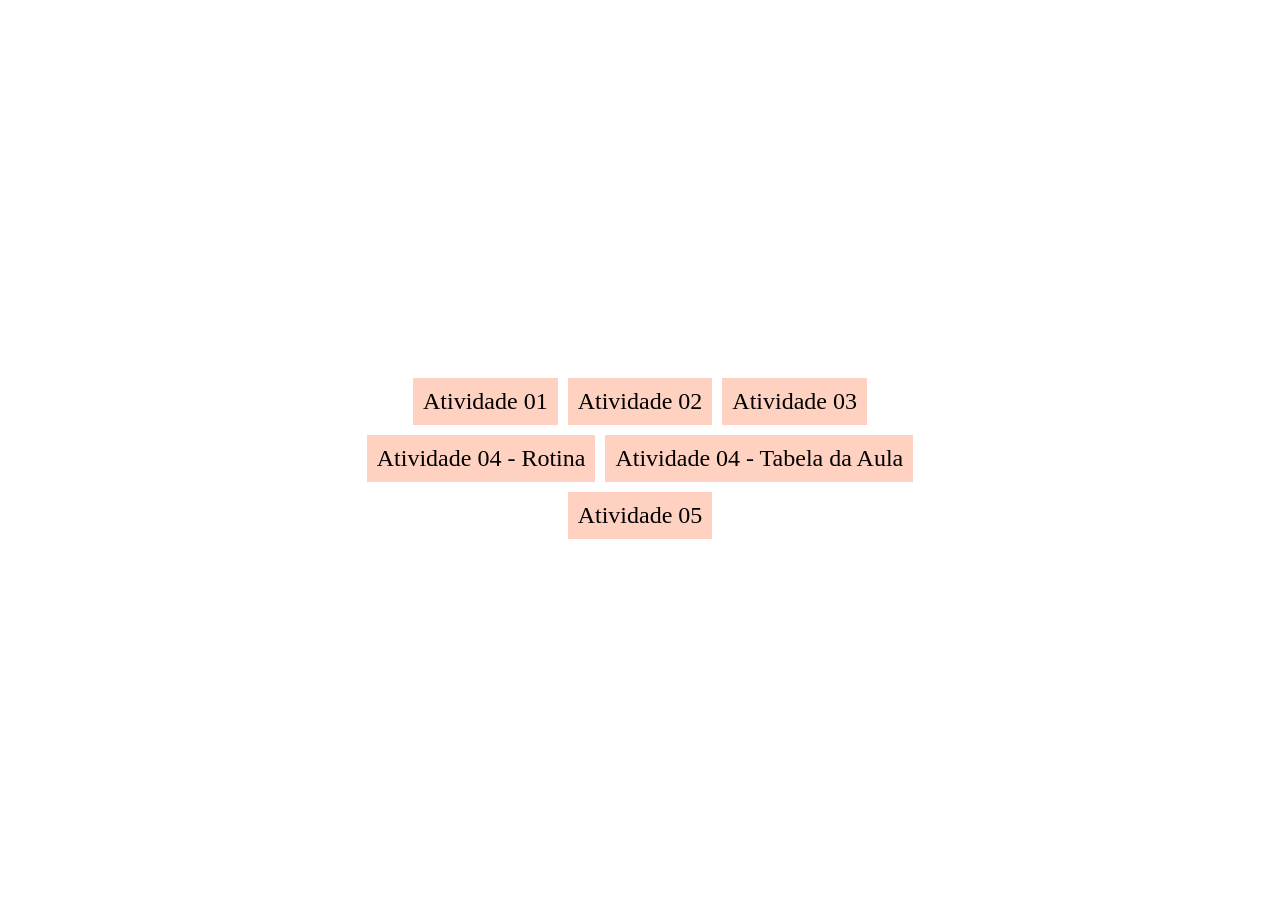
<file: index.html>
<!doctype html>
<html lang="en">
  <head>
    <meta charset="UTF-8" />
    <meta name="viewport" content="width=device-width, initial-scale=1.0" />
    <title>BI4 - Renata</title>
  </head>

  <style>
    body {
      display: flex;
      flex-flow: row;
      align-items: center;
      justify-content: center;
      height: 100vh;
    }

    section {
      max-width: 70vh;
      display: flex;
      align-items: center;
      justify-content: center;
      flex-wrap: wrap;
    }

    a {
      text-decoration: none;
      padding: 10px;
      font-size: 24px;
      background-color: rgb(255, 209, 193);
      color: black;
      margin: 5px;
    }
  </style>
  <body>
    <section>
      <a href="atividade-01/index.html">Atividade 01</a>
      <a href="atividade-02/index.html">Atividade 02</a>
      <a href="atividade-03/index.html">Atividade 03</a>
      <a href="atividade-04/index.html">Atividade 04 - Rotina</a>
      <a href="atividade-04/tabela.html">Atividade 04 - Tabela da Aula</a>
      <a href="atividade-05/index.html">Atividade 05</a>
    </section>
  </body>
</html>
</file>
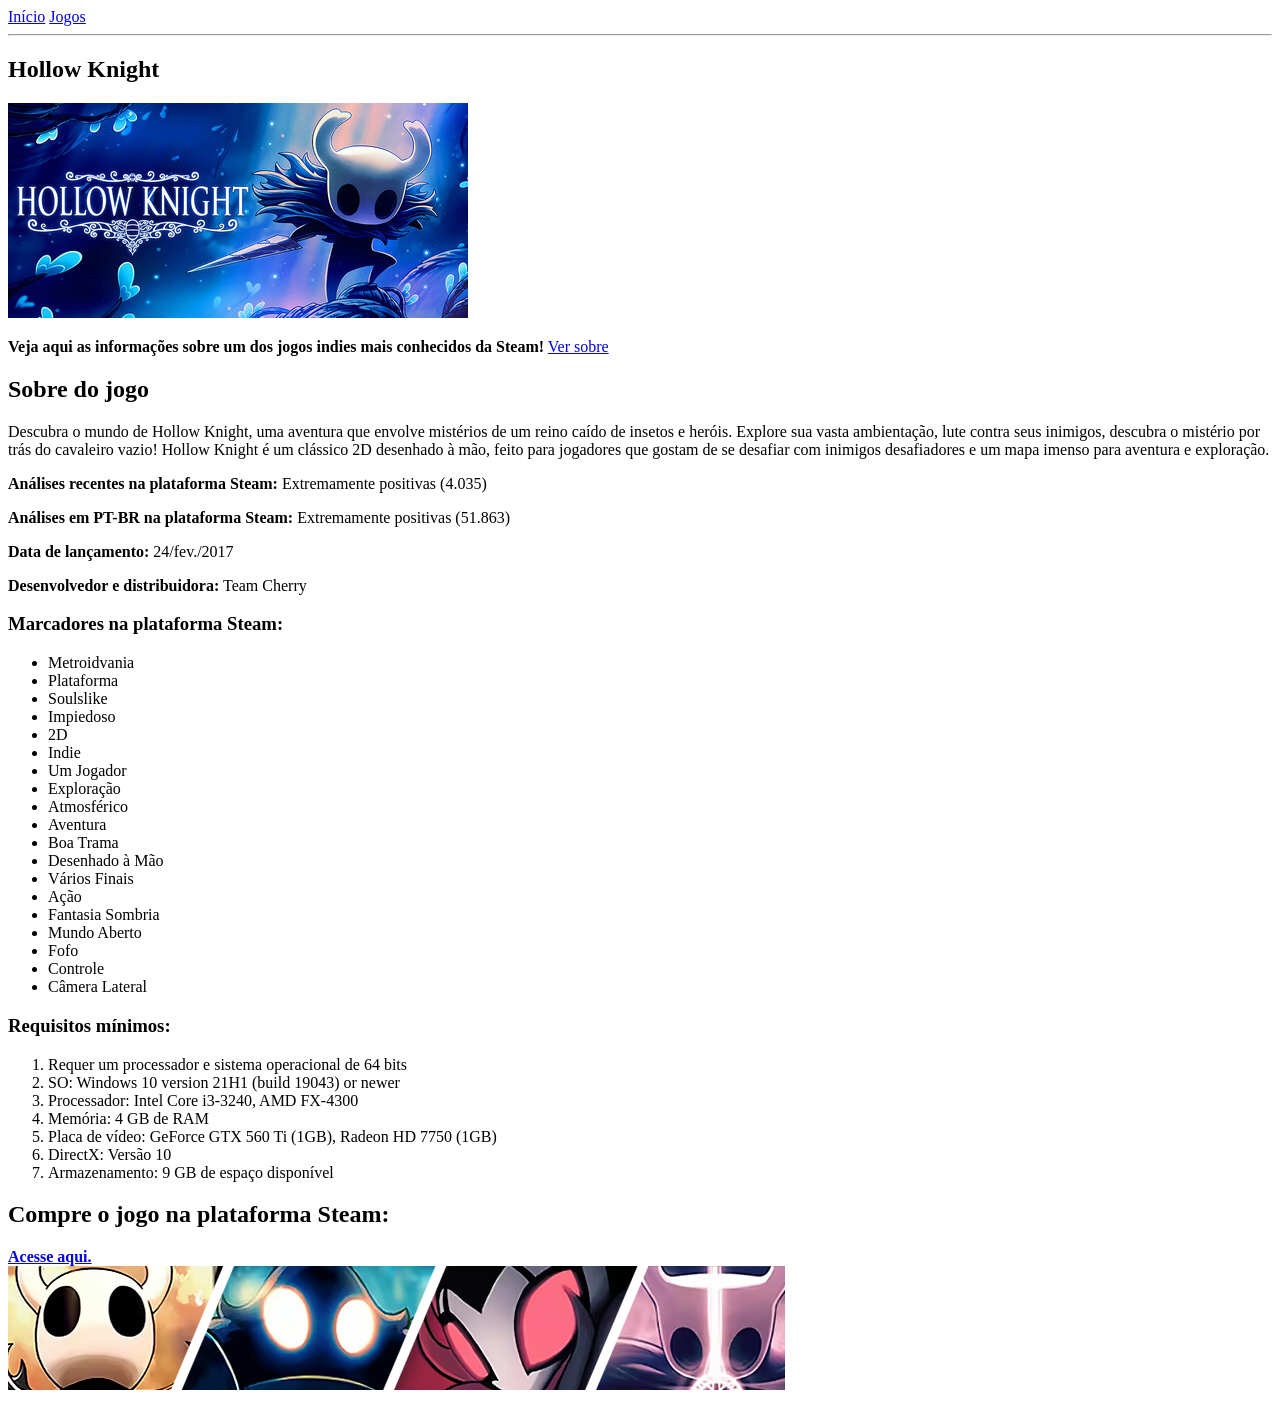
<file: atividade-01/index.html>
<!doctype html>
<html lang="pt-BR">
  <head>
    <meta charset="UTF-8" />
    <meta name="viewport" content="width=device-width, initial-scale=1.0" />

    <link rel="shortcut icon" href="hollow-icon.jpg" type="image/x-icon" />

    <title>Atividade 01</title>
  </head>
  <body>
    <!-- Uma barra de navegação -->
    <header>
      <a href="#">Início</a>
      <a href="jogos.html">Jogos</a>
    </header>

    <hr />

    <main>
      <!-- Seção Introdução -->
      <section>
        <h1>Hollow Knight</h1>

        <img
          src="hollow-knight.jpg"
          alt="Imagem do banner do jogo Hollow Knight"
        />

        <p>
          <strong
            >Veja aqui as informações sobre um dos jogos indies mais conhecidos
            da Steam!</strong
          >

          <a href="#principal">Ver sobre</a>
        </p>
      </section>

      <!-- Seção Principal -->
      <section id="principal">
        <div>
          <h2>Sobre do jogo</h2>

          <p>
            Descubra o mundo de Hollow Knight, uma aventura que envolve
            mistérios de um reino caído de insetos e heróis. Explore sua vasta
            ambientação, lute contra seus inimigos, descubra o mistério por trás
            do cavaleiro vazio! Hollow Knight é um clássico 2D desenhado à mão,
            feito para jogadores que gostam de se desafiar com inimigos
            desafiadores e um mapa imenso para aventura e exploração.
          </p>

          <p>
            <strong>Análises recentes na plataforma Steam:</strong> Extremamente
            positivas (4.035)
          </p>
          <p>
            <strong>Análises em PT-BR na plataforma Steam:</strong> Extremamente
            positivas (51.863)
          </p>

          <p><strong>Data de lançamento:</strong> 24/fev./2017</p>
          <p><strong>Desenvolvedor e distribuidora:</strong> Team Cherry</p>

          <h3>Marcadores na plataforma Steam:</h3>

          <ul>
            <li>Metroidvania</li>
            <li>Plataforma</li>
            <li>Soulslike</li>
            <li>Impiedoso</li>
            <li>2D</li>
            <li>Indie</li>
            <li>Um Jogador</li>
            <li>Exploração</li>
            <li>Atmosférico</li>
            <li>Aventura</li>
            <li>Boa Trama</li>
            <li>Desenhado à Mão</li>
            <li>Vários Finais</li>
            <li>Ação</li>
            <li>Fantasia Sombria</li>
            <li>Mundo Aberto</li>
            <li>Fofo</li>
            <li>Controle</li>
            <li>Câmera Lateral</li>
          </ul>

          <h3>Requisitos mínimos:</h3>

          <ol>
            <li>Requer um processador e sistema operacional de 64 bits</li>
            <li>SO: Windows 10 version 21H1 (build 19043) or newer</li>
            <li>Processador: Intel Core i3-3240, AMD FX-4300</li>
            <li>Memória: 4 GB de RAM</li>
            <li>
              Placa de vídeo: GeForce GTX 560 Ti (1GB), Radeon HD 7750 (1GB)
            </li>
            <li>DirectX: Versão 10</li>
            <li>Armazenamento: 9 GB de espaço disponível</li>
          </ol>
        </div>
      </section>

      <!-- Seção para baixar o jogo -->
      <section>
        <h2>Compre o jogo na plataforma Steam:</h2>

        <a
          href="https://store.steampowered.com/app/367520/Hollow_Knight/"
          target="_blank"
        >
          <strong>Acesse aqui.</strong>
          <br />
          <img
            src="hollow-banner.avif"
            alt="Imagem de quatro personagens do Hollow knight"
          />
        </a>
      </section>
    </main>
  </body>
</html>
</file>
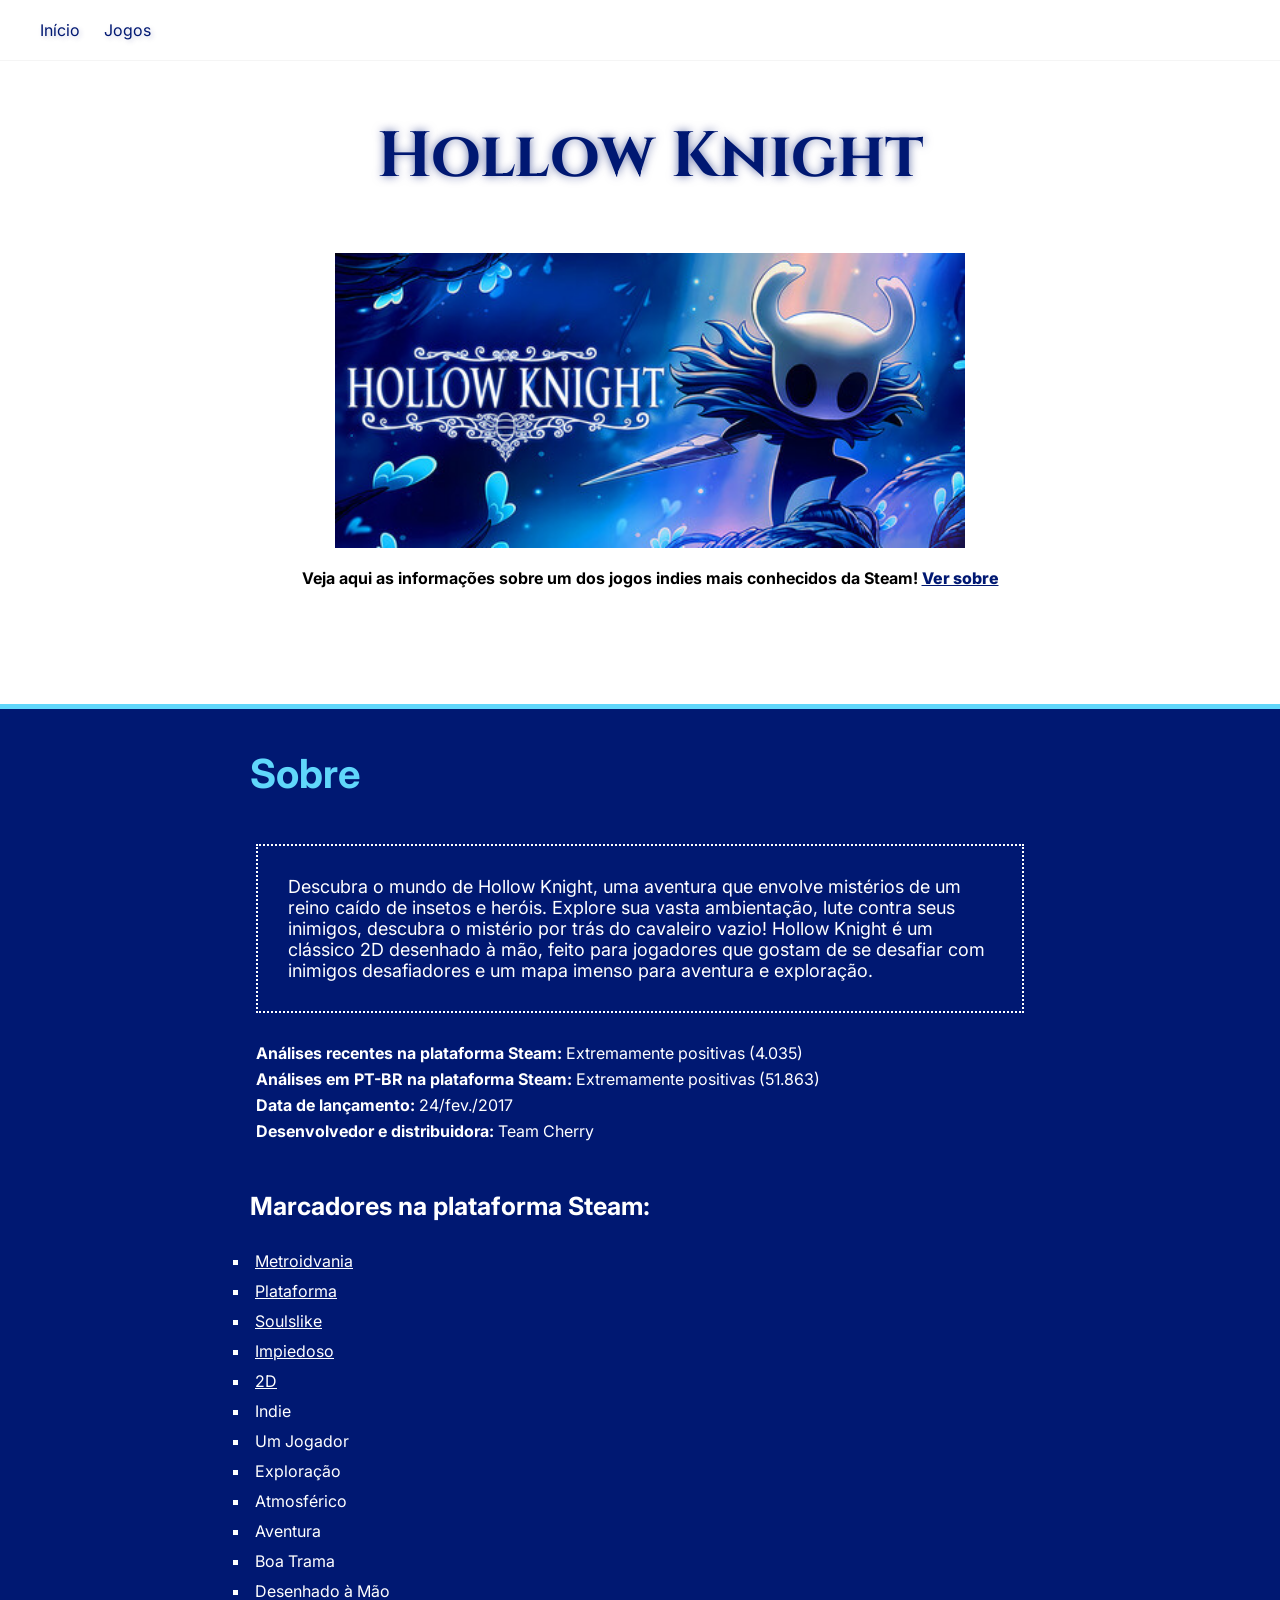
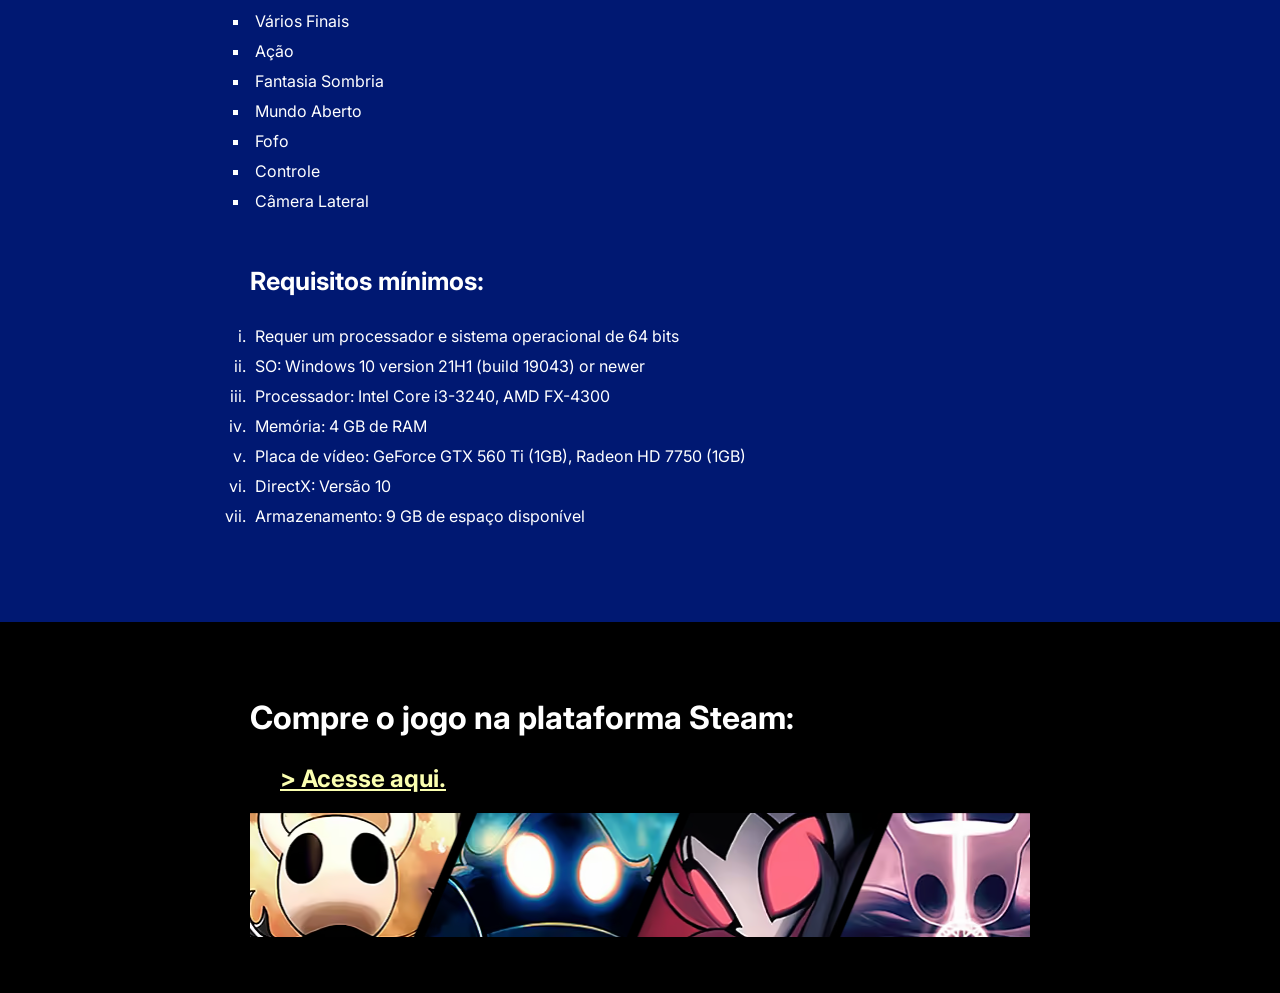
<file: atividade-02/index.html>
<!doctype html>
<html lang="pt-BR">
  <head>
    <meta charset="UTF-8" />
    <meta name="viewport" content="width=device-width, initial-scale=1.0" />

    <link rel="shortcut icon" href="hollow-icon.jpg" type="image/x-icon" />

    <link rel="stylesheet" href="style.css" />

    <title>Atividade 02</title>

    <link rel="preconnect" href="https://fonts.googleapis.com" />
    <link rel="preconnect" href="https://fonts.gstatic.com" crossorigin />
    <link
      href="https://fonts.googleapis.com/css2?family=Cinzel:wght@400..900&family=Inter:ital,opsz,wght@0,14..32,100..900;1,14..32,100..900&display=swap"
      rel="stylesheet"
    />
  </head>
  <body>
    <!-- Uma barra de navegação -->
    <header>
      <a href="#">Início</a>
      <a href="jogos.html">Jogos</a>
    </header>

    <main>
      <!-- Seção Introdução -->
      <section class="introduction">
        <h1>Hollow Knight</h1>

        <img
          src="hollow-knight.jpg"
          alt="Imagem do banner do jogo Hollow Knight"
        />

        <p>
          <strong
            >Veja aqui as informações sobre um dos jogos indies mais conhecidos
            da Steam!</strong
          >

          <a href="#principal">Ver sobre</a>
        </p>
      </section>

      <!-- Seção Principal -->
      <section id="principal">
        <div>
          <h2>Sobre</h2>

          <p class="sinopse">
            Descubra o mundo de Hollow Knight, uma aventura que envolve
            mistérios de um reino caído de insetos e heróis. Explore sua vasta
            ambientação, lute contra seus inimigos, descubra o mistério por trás
            do cavaleiro vazio! Hollow Knight é um clássico 2D desenhado à mão,
            feito para jogadores que gostam de se desafiar com inimigos
            desafiadores e um mapa imenso para aventura e exploração.
          </p>

          <p>
            <strong>Análises recentes na plataforma Steam:</strong> Extremamente
            positivas (4.035)
          </p>
          <p>
            <strong>Análises em PT-BR na plataforma Steam:</strong> Extremamente
            positivas (51.863)
          </p>

          <p><strong>Data de lançamento:</strong> 24/fev./2017</p>
          <p><strong>Desenvolvedor e distribuidora:</strong> Team Cherry</p>

          <h3>Marcadores na plataforma Steam:</h3>

          <ul>
            <li class="highlights">Metroidvania</li>
            <li class="highlights">Plataforma</li>
            <li class="highlights">Soulslike</li>
            <li class="highlights">Impiedoso</li>
            <li class="highlights">2D</li>
            <li>Indie</li>
            <li>Um Jogador</li>
            <li>Exploração</li>
            <li>Atmosférico</li>
            <li>Aventura</li>
            <li>Boa Trama</li>
            <li>Desenhado à Mão</li>
            <li>Vários Finais</li>
            <li>Ação</li>
            <li>Fantasia Sombria</li>
            <li>Mundo Aberto</li>
            <li>Fofo</li>
            <li>Controle</li>
            <li>Câmera Lateral</li>
          </ul>

          <h3>Requisitos mínimos:</h3>

          <ol>
            <li>Requer um processador e sistema operacional de 64 bits</li>
            <li>SO: Windows 10 version 21H1 (build 19043) or newer</li>
            <li>Processador: Intel Core i3-3240, AMD FX-4300</li>
            <li>Memória: 4 GB de RAM</li>
            <li>
              Placa de vídeo: GeForce GTX 560 Ti (1GB), Radeon HD 7750 (1GB)
            </li>
            <li>DirectX: Versão 10</li>
            <li>Armazenamento: 9 GB de espaço disponível</li>
          </ol>
        </div>
      </section>

      <!-- Seção para baixar o jogo -->
      <section class="buy">
        <h2>Compre o jogo na plataforma Steam:</h2>

        <a
          href="https://store.steampowered.com/app/367520/Hollow_Knight/"
          target="_blank"
        >
          <strong>> Acesse aqui.</strong>
          <br />
          <img
            src="hollow-banner.avif"
            alt="Imagem de quatro personagens do Hollow knight"
          />
        </a>
      </section>
    </main>
  </body>
</html>
</file>
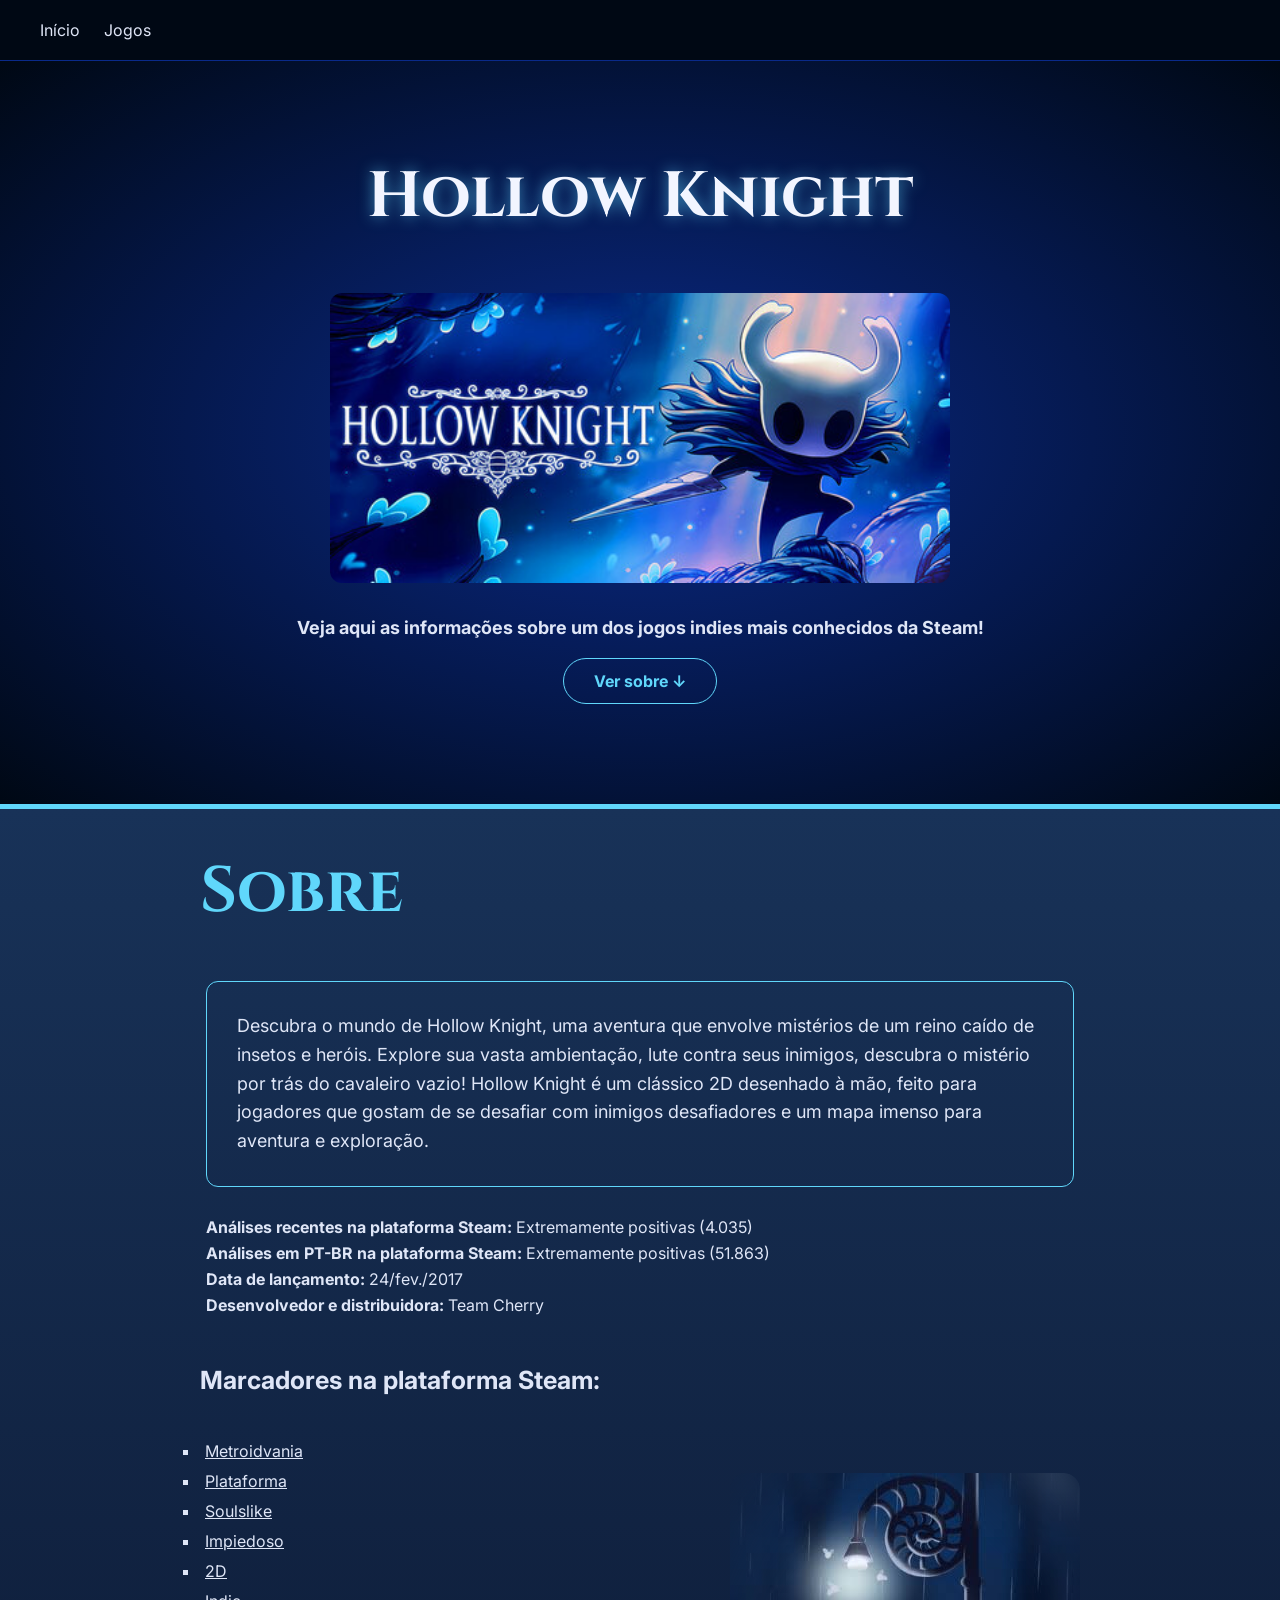
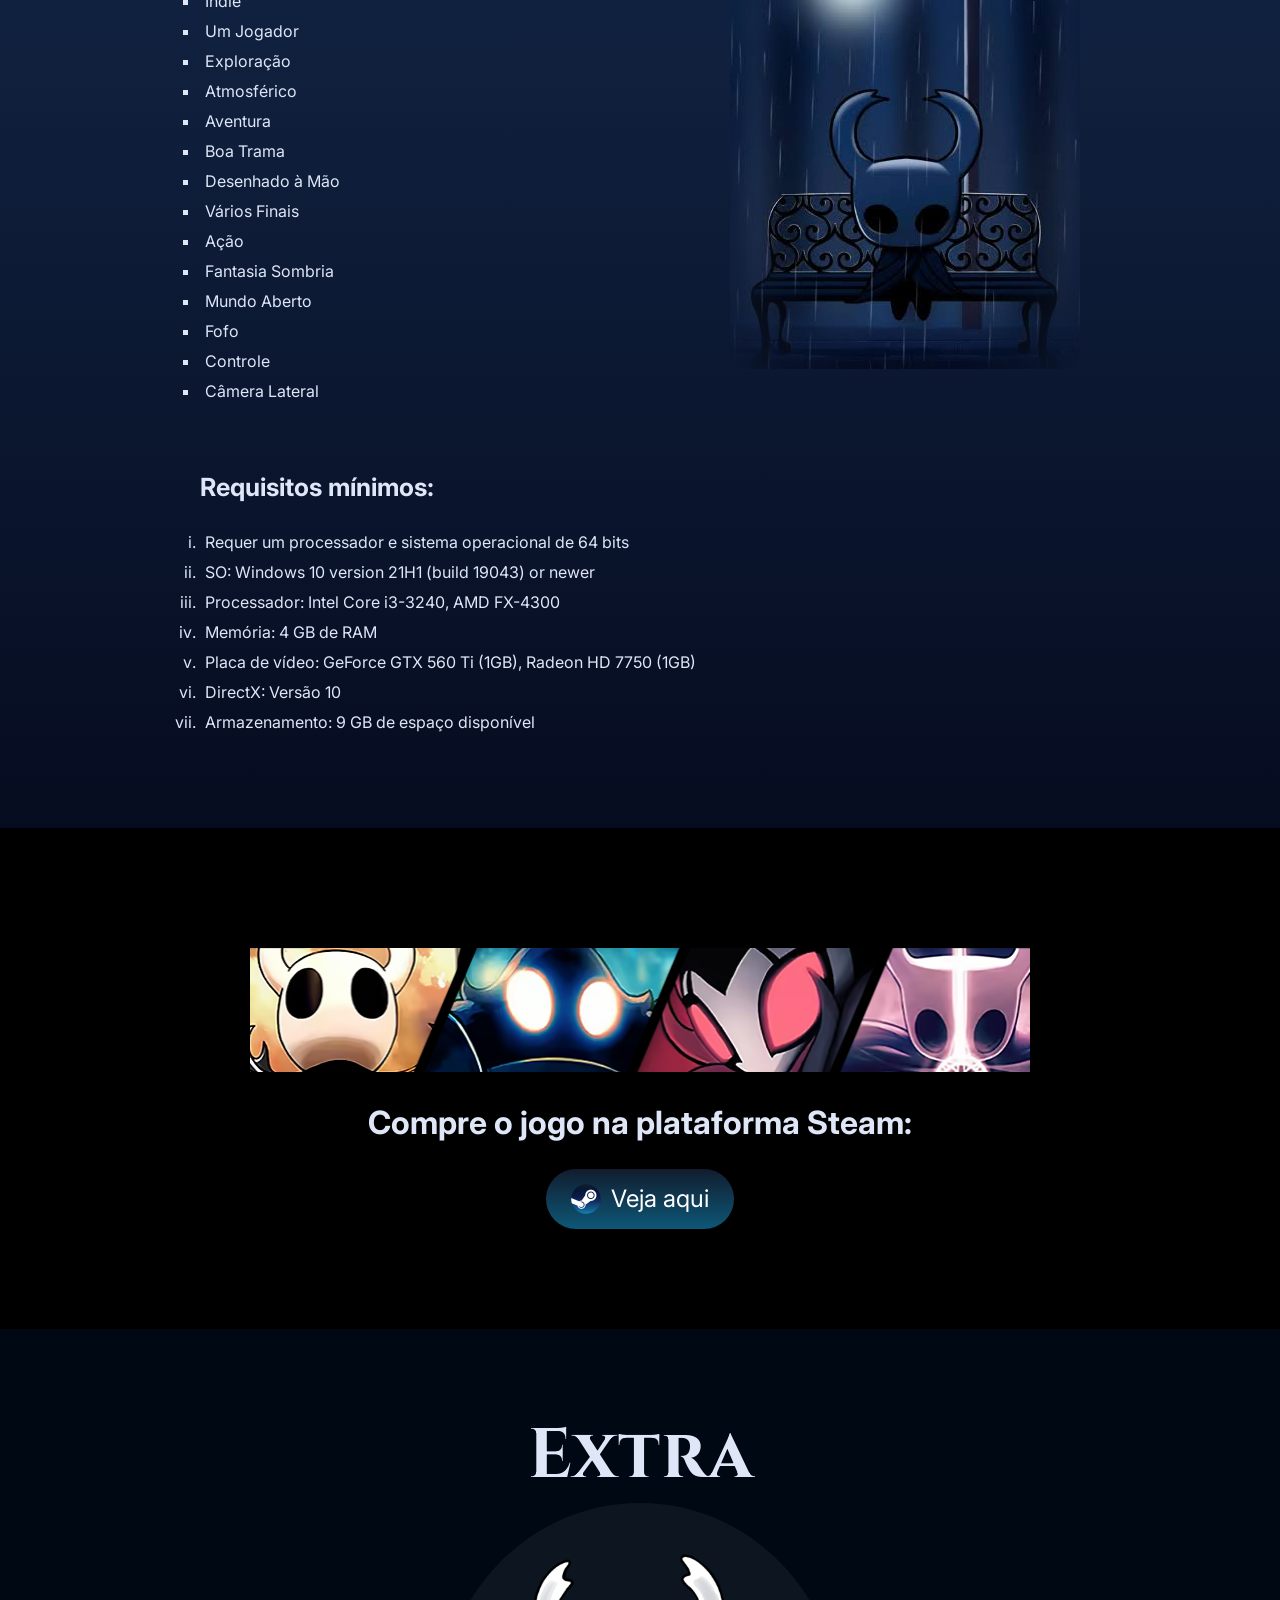
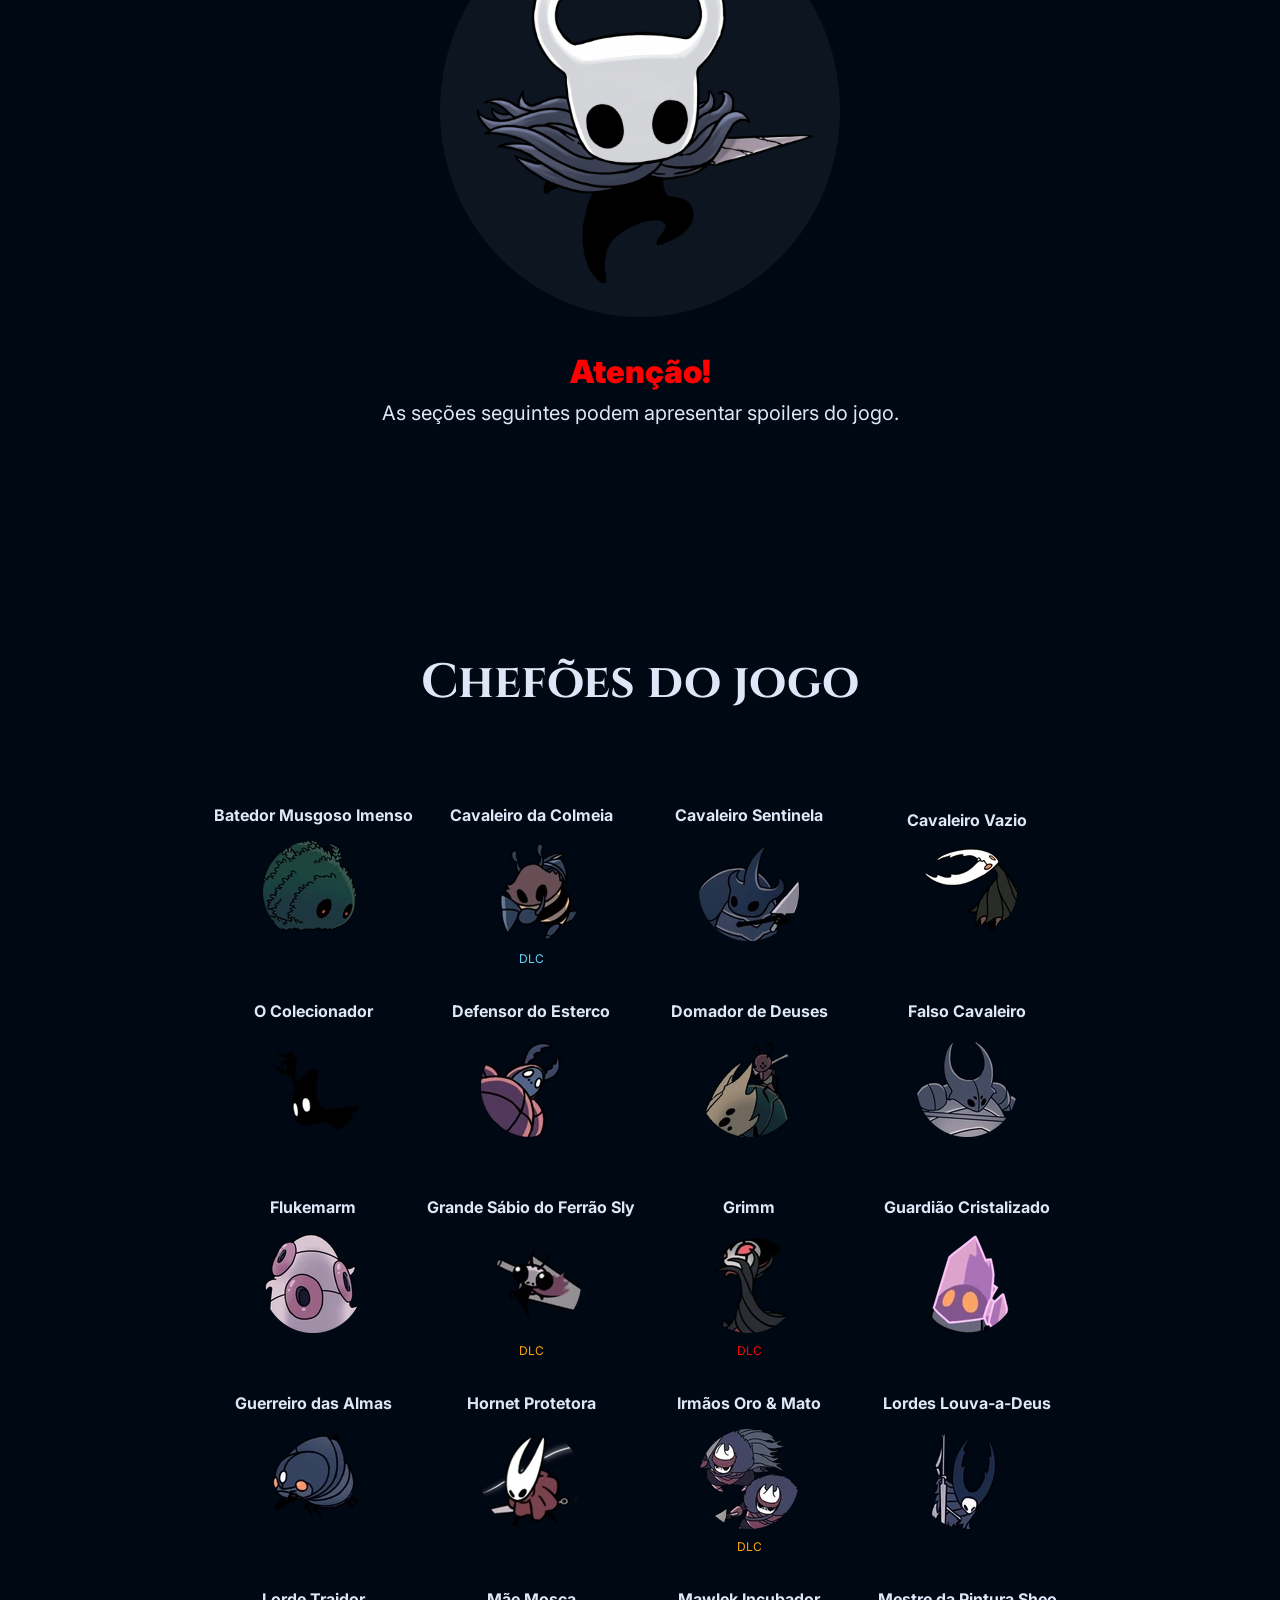
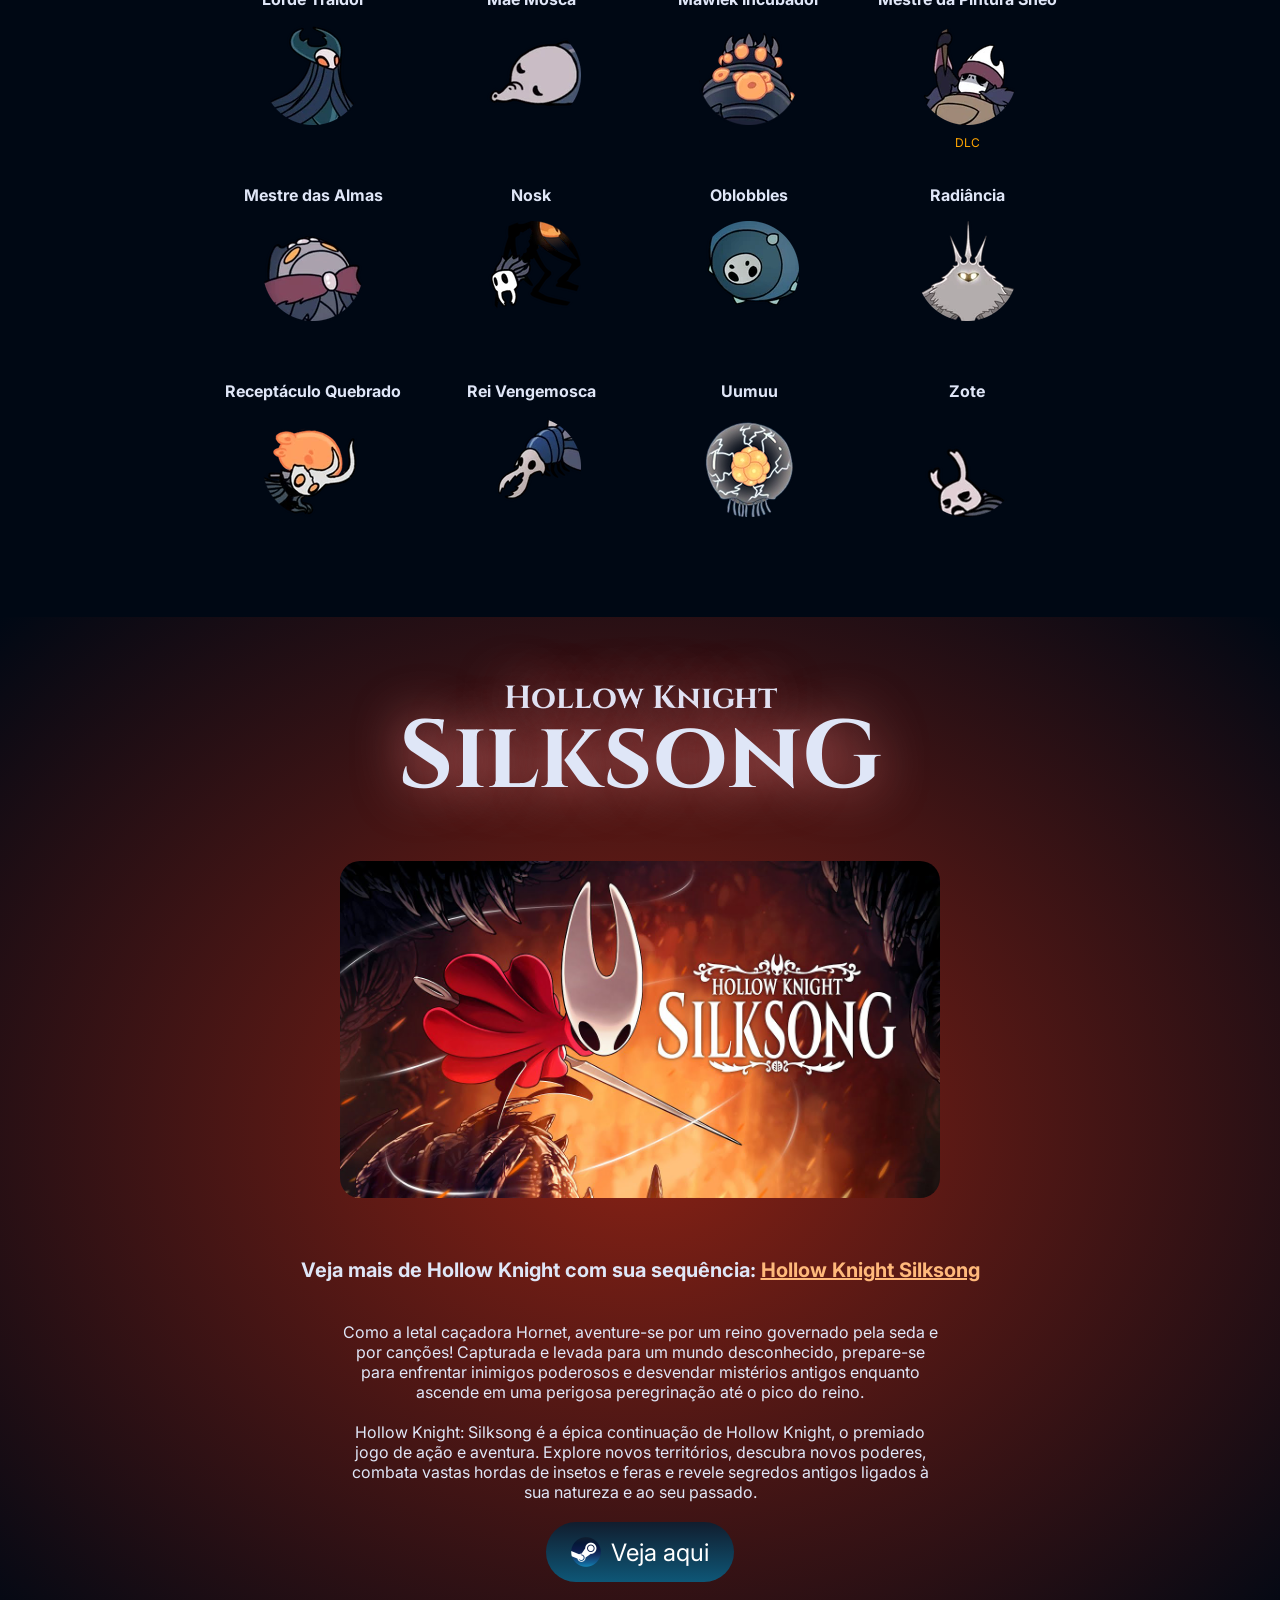
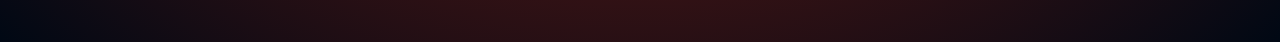
<file: atividade-03/index.html>
<!-- GRUPO:
- Guilherme Murakami Alima
- Otávio da Silva Poças 

ENGENHARIA DE SOFTWARE A - PEDRO RUFFO
-->

<!doctype html>
<html lang="pt-BR">
  <head>
    <meta charset="UTF-8" />
    <meta name="viewport" content="width=device-width, initial-scale=1.0" />

    <link rel="shortcut icon" href="hollow-icon.jpg" type="image/x-icon" />

    <link rel="stylesheet" href="style.css" />

    <title>Atividade 03</title>

    <link rel="preconnect" href="https://fonts.googleapis.com" />
    <link rel="preconnect" href="https://fonts.gstatic.com" crossorigin />
    <link
      href="https://fonts.googleapis.com/css2?family=Cinzel:wght@400..900&family=Inter:ital,opsz,wght@0,14..32,100..900;1,14..32,100..900&display=swap"
      rel="stylesheet"
    />
  </head>
  <body>
    <!-- Tela de entrada animada (título de área) -->
    <div class="area-titulo">
      <div class="area-sub">Entrando em</div>
      <div class="area-linha"></div>
      <div class="area-nome">Hollow Knight</div>
      <div class="area-linha"></div>
    </div>

    <!-- Uma barra de navegação (Header) -->
    <header>
      <a href="#">Início</a>
      <a href="jogos.html">Jogos</a>
    </header>

    <main>
      <!-- Seção Introdução -->
      <section class="introduction">
        <h1>Hollow Knight</h1>

        <img
          src="hollow-knight.jpg"
          alt="Imagem do banner do jogo Hollow Knight"
        />

        <p>
          <strong
            >Veja aqui as informações sobre um dos jogos indies mais conhecidos
            da Steam!</strong
          >
        </p>

        <a class="botao" href="#principal">Ver sobre ↓</a>
      </section>

      <!-- Seção Principal -->
      <section id="principal">
        <div>
          <h2>Sobre</h2>

          <p class="sinopse">
            Descubra o mundo de Hollow Knight, uma aventura que envolve
            mistérios de um reino caído de insetos e heróis. Explore sua vasta
            ambientação, lute contra seus inimigos, descubra o mistério por trás
            do cavaleiro vazio! Hollow Knight é um clássico 2D desenhado à mão,
            feito para jogadores que gostam de se desafiar com inimigos
            desafiadores e um mapa imenso para aventura e exploração.
          </p>

          <p>
            <strong>Análises recentes na plataforma Steam:</strong> Extremamente
            positivas (4.035)
          </p>
          <p>
            <strong>Análises em PT-BR na plataforma Steam:</strong> Extremamente
            positivas (51.863)
          </p>

          <p><strong>Data de lançamento:</strong> 24/fev./2017</p>
          <p><strong>Desenvolvedor e distribuidora:</strong> Team Cherry</p>

          <h3>Marcadores na plataforma Steam:</h3>

          <div class="marcadores">
            <ul>
              <li class="highlights">Metroidvania</li>
              <li class="highlights">Plataforma</li>
              <li class="highlights">Soulslike</li>
              <li class="highlights">Impiedoso</li>
              <li class="highlights">2D</li>
              <li>Indie</li>
              <li>Um Jogador</li>
              <li>Exploração</li>
              <li>Atmosférico</li>
              <li>Aventura</li>
              <li>Boa Trama</li>
              <li>Desenhado à Mão</li>
              <li>Vários Finais</li>
              <li>Ação</li>
              <li>Fantasia Sombria</li>
              <li>Mundo Aberto</li>
              <li>Fofo</li>
              <li>Controle</li>
              <li>Câmera Lateral</li>
            </ul>

            <img
              class="cavaleiro-banco"
              src="cavaleiro-banco.png"
              alt="O Cavaleiro sentado em um banco"
            />
          </div>

          <h3>Requisitos mínimos:</h3>

          <ol>
            <li>Requer um processador e sistema operacional de 64 bits</li>
            <li>SO: Windows 10 version 21H1 (build 19043) or newer</li>
            <li>Processador: Intel Core i3-3240, AMD FX-4300</li>
            <li>Memória: 4 GB de RAM</li>
            <li>
              Placa de vídeo: GeForce GTX 560 Ti (1GB), Radeon HD 7750 (1GB)
            </li>
            <li>DirectX: Versão 10</li>
            <li>Armazenamento: 9 GB de espaço disponível</li>
          </ol>
        </div>
      </section>

      <!-- Seção para baixar o jogo -->
      <section class="buy">
        <a
          href="https://store.steampowered.com/app/367520/Hollow_Knight/"
          target="_blank"
          class="buy-banner"
        >
          <img
            src="hollow-banner.avif"
            alt="Imagem de quatro personagens do Hollow knight"
          />
        </a>

        <h2>Compre o jogo na plataforma Steam:</h2>

        <a
          href="https://store.steampowered.com/app/367520/Hollow_Knight/"
          target="_blank"
          class="steam-button"
        >
          <img src="steam-logo.webp" />
          Veja aqui
        </a>
      </section>

      <!-- Seções Extra -->
      <section class="extra">
        <div>
          <h2>Extra</h2>

          <img
            src="hollow-knight-warning.png"
            alt="Imagem do cavaleiro vazio pulando"
          />

          <p class="extra-atention">Atenção!</p>
          <p>As seções seguintes podem apresentar spoilers do jogo.</p>
        </div>
      </section>

      <!-- Seções Extra: Bosses -->
      <section class="bosses">
        <h2>Chefões do jogo</h2>

        <div class="bosses-grid">
          <div class="bosses-card">
            <h3>Batedor Musgoso Imenso</h3>
            <img
              src="bosses/Massive_Moss_Charger_Icon.webp"
              alt="Imagem do Boss Batedor Musgoso Imenso"
            />
          </div>
          <div class="bosses-card">
            <h3>Cavaleiro da Colmeia</h3>
            <img
              src="bosses/Hive_Knight_Icon.webp"
              alt="Imagem do Boss Cavaleiro da Colmeia"
            />
            <p class="dlc-boss lifeblood">DLC</p>
          </div>
          <div class="bosses-card">
            <h3>Cavaleiro Sentinela</h3>
            <img
              src="bosses/Watcher_Knight_Icon.webp"
              alt="Imagem do Boss Cavaleiro Sentinela"
            />
          </div>
          <div class="bosses-card">
            <h3>Cavaleiro Vazio</h3>
            <img
              src="bosses/The_Hollow_Knight_Icon.webp"
              alt="Imagem do Boss Cavaleiro Vazio"
            />
          </div>
          <div class="bosses-card">
            <h3>O Colecionador</h3>
            <img
              src="bosses/The_Collector_Icon.webp"
              alt="Imagem do Boss O Colecionador"
            />
          </div>
          <div class="bosses-card">
            <h3>Defensor do Esterco</h3>
            <img
              src="bosses/Dung_Defender_Icon.webp"
              alt="Imagem do Boss Defensor do Esterco"
            />
          </div>
          <div class="bosses-card">
            <h3>Domador de Deuses</h3>
            <img
              src="bosses/God_Tamer_Icon.webp"
              alt="Imagem do Boss Domador de Deuses"
            />
          </div>
          <div class="bosses-card">
            <h3>Falso Cavaleiro</h3>
            <img
              src="bosses/False_Knight_Icon.webp"
              alt="Imagem do Boss Falso Cavaleiro"
            />
          </div>
          <div class="bosses-card">
            <h3>Flukemarm</h3>
            <img
              src="bosses/Flukemarm_Icon.webp"
              alt="Imagem do Boss Flukemarm"
            />
          </div>
          <div class="bosses-card">
            <h3>Grande Sábio do Ferrão Sly</h3>
            <img
              src="bosses/Great_Nailsage_Sly_Icon.webp"
              alt="Imagem do Boss Grande Sábio do Ferrão Sly"
            />
            <p class="dlc-boss gods">DLC</p>
          </div>
          <div class="bosses-card">
            <h3>Grimm</h3>
            <img
              src="bosses/Troupe_Master_Grimm_Icon.webp"
              alt="Imagem do Boss Grimm"
            />
            <p class="dlc-boss grimm">DLC</p>
          </div>
          <div class="bosses-card">
            <h3>Guardião Cristalizado</h3>
            <img
              src="bosses/Crystal_Guardian_Icon.webp"
              alt="Imagem do Boss Guardião Cristalizado"
            />
          </div>
          <div class="bosses-card">
            <h3>Guerreiro das Almas</h3>
            <img
              src="bosses/Soul_Warrior_Icon.webp"
              alt="Imagem do Boss Guerreiro das Almas"
            />
          </div>
          <div class="bosses-card">
            <h3>Hornet Protetora</h3>
            <img
              src="bosses/Hornet_Protector_Icon.webp"
              alt="Imagem do Boss Hornet Protetora"
            />
          </div>
          <div class="bosses-card">
            <h3>Irmãos Oro & Mato</h3>
            <img
              src="bosses/Brothers_Oro_Mato_Icon.webp"
              alt="Imagem dos Bosses Irmãos Oro e Mato"
            />
            <p class="dlc-boss gods">DLC</p>
          </div>
          <div class="bosses-card">
            <h3>Lordes Louva-a-Deus</h3>
            <img
              src="bosses/Mantis_Lords_Icon.webp"
              alt="Imagem do Boss Lordes Louva-a-Deus"
            />
          </div>
          <div class="bosses-card">
            <h3>Lorde Traidor</h3>
            <img
              src="bosses/Traitor_Lord_Icon.webp"
              alt="Imagem do Boss Lorde Traidor"
            />
          </div>
          <div class="bosses-card">
            <h3>Mãe Mosca</h3>
            <img
              src="bosses/Gruz_Mother_Icon.webp"
              alt="Imagem do Boss Mãe Mosca"
            />
          </div>
          <div class="bosses-card">
            <h3>Mawlek Incubador</h3>
            <img
              src="bosses/Brooding_Mawlek_Icon.webp"
              alt="Imagem do Boss Mawlek Incubador"
            />
          </div>
          <div class="bosses-card">
            <h3>Mestre da Pintura Sheo</h3>
            <img
              src="bosses/Paintmaster_Sheo_Icon.webp"
              alt="Imagem do Boss Mestre da Pintura Sheo"
            />
            <p class="dlc-boss gods">DLC</p>
          </div>
          <div class="bosses-card">
            <h3>Mestre das Almas</h3>
            <img
              src="bosses/Soul_Master_Icon.webp"
              alt="Imagem do Boss Mestre das Almas"
            />
          </div>
          <div class="bosses-card">
            <h3>Nosk</h3>
            <img src="bosses/Nosk_Icon.webp" alt="Imagem do Boss Nosk" />
          </div>
          <div class="bosses-card">
            <h3>Oblobbles</h3>
            <img
              src="bosses/Oblobble_Icon.webp"
              alt="Imagem do Boss Oblobbles"
            />
          </div>
          <div class="bosses-card">
            <h3>Radiância</h3>
            <img
              src="bosses/Radiance_Icon.webp"
              alt="Imagem do Boss Radiância"
            />
          </div>
          <div class="bosses-card">
            <h3>Receptáculo Quebrado</h3>
            <img
              src="bosses/Broken_Vessel_Icon.webp"
              alt="Imagem do Boss Receptáculo Quebrado"
            />
          </div>
          <div class="bosses-card">
            <h3>Rei Vengemosca</h3>
            <img
              src="bosses/Vengefly_King_Icon.webp"
              alt="Imagem do Boss Rei Vengemosca"
            />
          </div>
          <div class="bosses-card">
            <h3>Uumuu</h3>
            <img src="bosses/Uumuu_Icon.webp" alt="Imagem do Boss Uumuu" />
          </div>
          <div class="bosses-card">
            <h3>Zote</h3>
            <img src="bosses/Zote_Circle-2.webp" alt="Imagem do Boss Zote" />
          </div>
        </div>
      </section>

      <!-- Seções Extra: SilkSong -->
      <section class="silksong">
        <div class="silk-title">
          <h3>Hollow Knight</h3>
          <h2>SilksonG</h2>
        </div>

        <div class="silk-card">
          <img src="silk-song.jpg" />
          <h4>
            Veja mais de Hollow Knight com sua sequência:
            <a
              href="https://store.steampowered.com/app/1030300/Hollow_Knight_Silksong/"
              target="_blank"
              >Hollow Knight Silksong</a
            >
          </h4>

          <p>
            Como a letal caçadora Hornet, aventure-se por um reino governado
            pela seda e por canções! Capturada e levada para um mundo
            desconhecido, prepare-se para enfrentar inimigos poderosos e
            desvendar mistérios antigos enquanto ascende em uma perigosa
            peregrinação até o pico do reino.
          </p>

          <p>
            Hollow Knight: Silksong é a épica continuação de Hollow Knight, o
            premiado jogo de ação e aventura. Explore novos territórios,
            descubra novos poderes, combata vastas hordas de insetos e feras e
            revele segredos antigos ligados à sua natureza e ao seu passado.
          </p>

          <a
            href="https://store.steampowered.com/app/1030300/Hollow_Knight_Silksong/"
            target="_blank"
            class="steam-button"
          >
            <img src="steam-logo.webp" />
            Veja aqui
          </a>
        </div>
      </section>
    </main>
  </body>
</html>
</file>
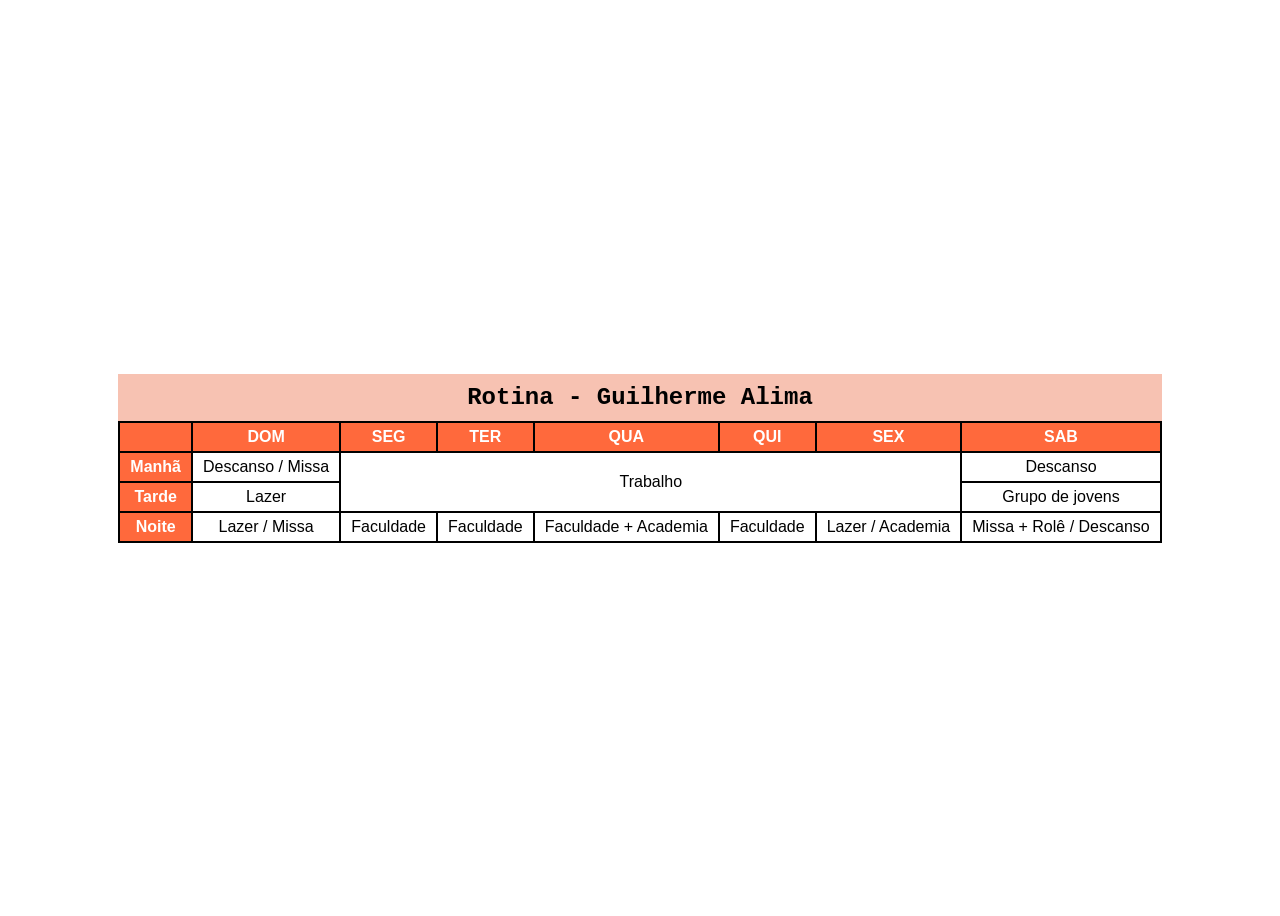
<file: atividade-04/index.html>
<!doctype html>
<html lang="pt-BR">
  <head>
    <meta charset="UTF-8" />
    <meta name="viewport" content="width=, initial-scale=1.0" />
    <title>Atividade 04</title>

    <style>
      body {
        display: flex;
        flex-flow: column;
        align-items: center;
        justify-content: center;
        height: 100vh;
      }

      table {
        border-spacing: 0;
        border: solid 0.5px #000;
      }

      th,
      td {
        margin: 0;
        border: solid 0.5px #000;
        padding: 5px;
        padding-inline: 10px;
        text-align: center;
        font-family: sans-serif;
      }

      th {
        background-color: rgb(255, 105, 60);
        color: white;
      }

      caption {
        font-size: 24px;
        padding: 10px;
        font-weight: 900;
        font-family: "Courier New", Courier, monospace;
        background-color: rgb(247, 194, 178);
      }
    </style>
  </head>
  <body>
    <table>
      <caption>
        Rotina - Guilherme Alima
      </caption>
      <tr>
        <th></th>
        <th>DOM</th>
        <th>SEG</th>
        <th>TER</th>
        <th>QUA</th>
        <th>QUI</th>
        <th>SEX</th>
        <th>SAB</th>
      </tr>
      <tr>
        <th>Manhã</th>
        <td>Descanso / Missa</td>
        <td colspan="5" rowspan="2">Trabalho</td>
        <td>Descanso</td>
      </tr>
      <tr>
        <th>Tarde</th>
        <td>Lazer</td>
        <td>Grupo de jovens</td>
      </tr>
      <tr>
        <th>Noite</th>
        <td>Lazer / Missa</td>
        <td>Faculdade</td>
        <td>Faculdade</td>
        <td>Faculdade + Academia</td>
        <td>Faculdade</td>
        <td>Lazer / Academia</td>
        <td>Missa + Rolê / Descanso</td>
      </tr>
    </table>
  </body>
</html>
</file>
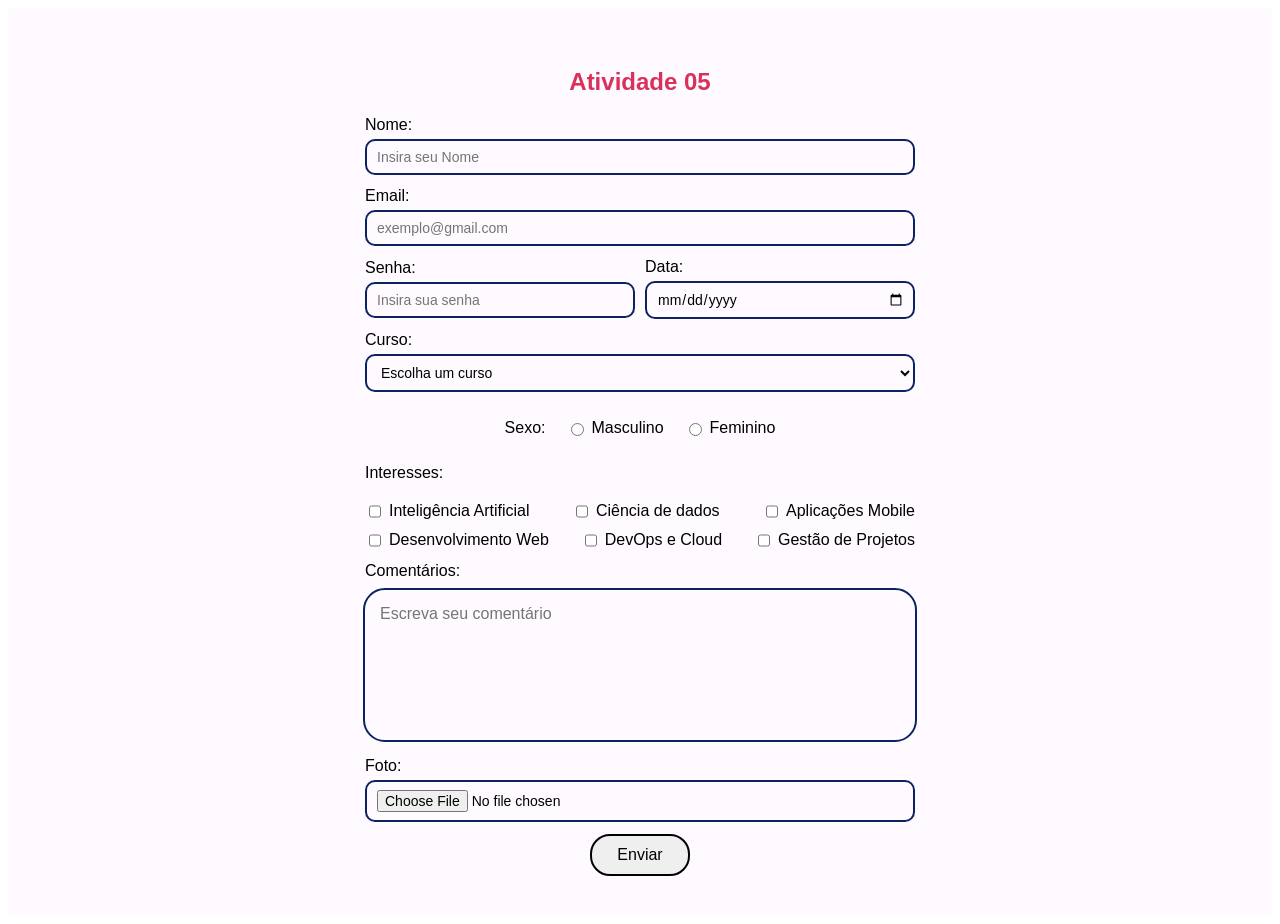
<file: atividade-05/index.html>
<!-- Aluno: Guilherme Murakami Alima -->

<!doctype html>
<html lang="en">
  <head>
    <meta charset="UTF-8" />
    <meta name="viewport" content="width=device-width, initial-scale=1.0" />
    <title>Atividade 05</title>
    <!-- Estilização pelo HTML -->
    <!-- As labels e os inputs / selects / textareas 
     estão juntos em um div-input, pra facilitar a estilização -->
    <style>
      /* CSS da Atividade */
      section {
        display: flex;
        flex-flow: column;
        align-items: center;
        justify-content: center;
        padding: 0;
        margin: 0;
        padding: 40px;
        background-color: #fffaff;
      }

      h1 {
        font-family: Arial, Helvetica, sans-serif;
        color: #d8315b;
      }

      form {
        display: flex;
        flex-flow: column;
        align-items: center;
        justify-content: center;
        gap: 12px;
        font-family: Arial, Helvetica, sans-serif;
        width: 550px;
      }

      .line {
        display: flex;
        flex-flow: row;
        align-items: center;
        justify-content: center;
        gap: 10px;
        width: 100%;
      }

      .div-input {
        display: flex;
        flex-flow: column;
        justify-content: center;
        gap: 5px;
        width: 100%;
        box-sizing: border-box;
      }

      .div-input input {
        padding: 8px;
        padding-left: 10px;
        border-radius: 10px;
        outline: solid 0px;
        border: solid 2px #000;
        font-size: 14px;
        font-family: Arial, Helvetica, sans-serif;
        width: 100%;
        box-sizing: border-box;
        background-color: #fffaff;
        border: solid 2px #0a2463;
      }

      .div-input input:focus {
        border: solid 2px #3e92cc;
      }

      .div-input select {
        padding: 8px;
        padding-left: 10px;
        border-radius: 10px;
        outline: solid 0px;
        font-size: 14px;
        width: 100%;
        box-sizing: border-box;
        background-color: #fffaff;
        border: solid 2px #0a2463;
      }

      .div-input select:focus {
        border: solid 2px #3e92cc;
      }

      .radio {
        display: flex;
        align-items: center;
        justify-content: center;
        gap: 20px;
      }

      p {
        margin-top: 15px;
        margin-bottom: 15px;
      }

      .radio .div-input {
        display: flex;
        flex-flow: row;
        align-items: center;
      }

      .checkbox {
        display: flex;
        flex-flow: row wrap;
        row-gap: 10px;
      }

      .checkbox p {
        margin: 0;
        margin-bottom: 10px;
      }

      .checkbox .line {
        justify-content: space-between;
      }

      .checkbox .div-input {
        width: auto;
        flex-flow: row;
      }

      .checkbox .div-input input {
        width: 12px;
      }

      #comentario {
        width: 100%;
        height: 150px;
        resize: none;
        border-radius: 20px;
        padding: 15px;
        font-family: Arial, Helvetica, sans-serif;
        font-size: 16px;
        box-sizing: border-box;
        background-color: #fffaff;
        outline: solid 2px #0a2463;
        border: none;
        margin-top: 5px;
        margin-bottom: 5px;
      }

      #comentario:focus {
        outline: solid 2px #3e92cc;
        border: none;
      }

      button {
        padding: 10px;
        padding-inline: 25px;
        border-radius: 20px;
        border: solid 2px #000;
        font-size: 16px;
        cursor: pointer;
      }

      button:hover {
        border: solid 2px #0a2463;
        background-color: #3e92cc;
        color: #fffaff;
        transition: all 0.2s;
      }
    </style>
  </head>
  <body>
    <section>
      <h1>Atividade 05</h1>
      <form>
        <div class="div-input">
          <label for="name">Nome:</label>
          <input
            type="text"
            id="name"
            name="name"
            placeholder="Insira seu Nome"
          />
        </div>
        <div class="div-input">
          <label for="email">Email:</label>
          <input
            type="email"
            id="email"
            name="email"
            placeholder="exemplo@gmail.com"
          />
        </div>
        <div class="line">
          <div class="div-input">
            <label for="password">Senha:</label>
            <input
              type="password"
              id="password"
              name="password"
              placeholder="Insira sua senha"
            />
          </div>
          <div class="div-input">
            <label for="date">Data:</label>
            <input type="date" id="date" name="date" />
          </div>
        </div>
        <div class="div-input">
          <label for="curso">Curso:</label>
          <select name="curso" id="curso">
            <option disabled selected>Escolha um curso</option>
            <option value="ENSW">Engenharia de Software</option>
            <option value="CC">Ciência da Computação</option>
            <option value="ADS">Análise e Desenvolvimento de Sistemas</option>
            <option value="OTHER">Outro</option>
          </select>
        </div>
        <div class="radio">
          <p>Sexo:</p>
          <div class="div-input">
            <input type="radio" id="masculino" name="sexo" />
            <label for="masculino">Masculino</label>
          </div>
          <div class="div-input">
            <input type="radio" id="feminino" name="sexo" />
            <label for="feminino">Feminino</label>
          </div>
        </div>

        <div class="checkbox">
          <p>Interesses:</p>
          <div class="line">
            <div class="div-input">
              <input type="checkbox" id="ia" name="interests" />
              <label for="ia">Inteligência Artificial</label>
            </div>
            <div class="div-input">
              <input type="checkbox" id="data-cience" name="interests" />
              <label for="data-cience">Ciência de dados</label>
            </div>
            <div class="div-input">
              <input type="checkbox" id="mobile" name="interests" />
              <label for="mobile">Aplicações Mobile</label>
            </div>
          </div>

          <div class="line">
            <div class="div-input">
              <input type="checkbox" id="web" name="interests" />
              <label for="web">Desenvolvimento Web</label>
            </div>
            <div class="div-input">
              <input type="checkbox" id="devops" name="interests" />
              <label for="devops">DevOps e Cloud</label>
            </div>
            <div class="div-input">
              <input type="checkbox" id="pm" name="interests" />
              <label for="pm">Gestão de Projetos</label>
            </div>
          </div>
        </div>
        <div class="div-input">
          <label for="comentario">Comentários:</label>
          <textarea
            id="comentario"
            name="comentario"
            placeholder="Escreva seu comentário"
          ></textarea>
        </div>
        <div class="div-input">
          <label for="foto">Foto:</label>
          <input
            type="file"
            id="foto"
            name="foto"
            accept="image/png, image/jpeg"
          />
        </div>

        <button type="submit">Enviar</button>
      </form>
    </section>
  </body>
</html>
</file>
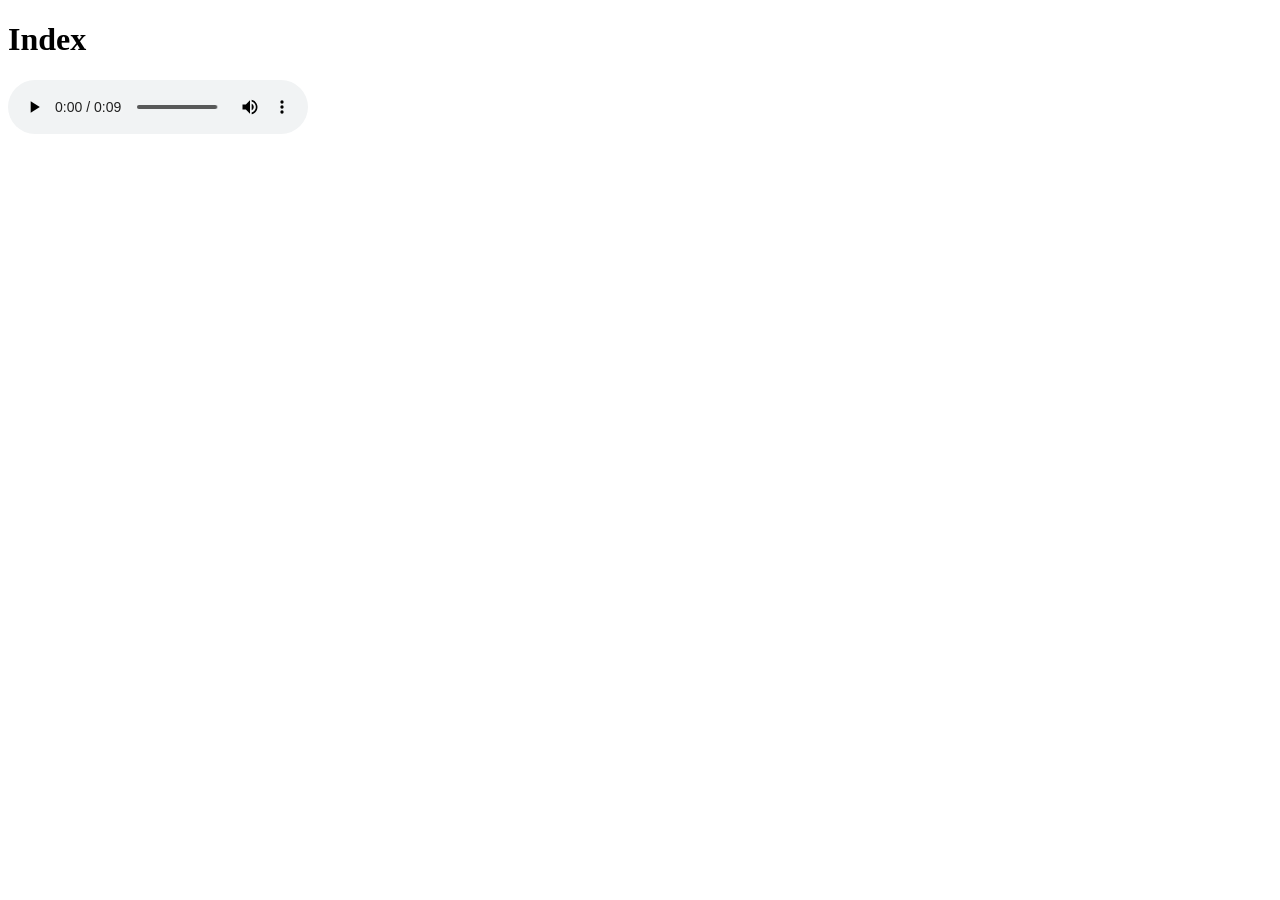
<file: receita/index.html>
<!doctype html>
<html lang="en">
  <head>
    <meta charset="UTF-8" />
    <meta name="viewport" content="width=device-width, initial-scale=1.0" />

    <title>Index</title>
  </head>
  <body>
    <h1>Index</h1>

    <audio controls>
      <source src="alexzavesa-calm-elegant-logo-519008.mp3" type="audio/mpeg" />
    </audio>
  </body>
</html>
</file>
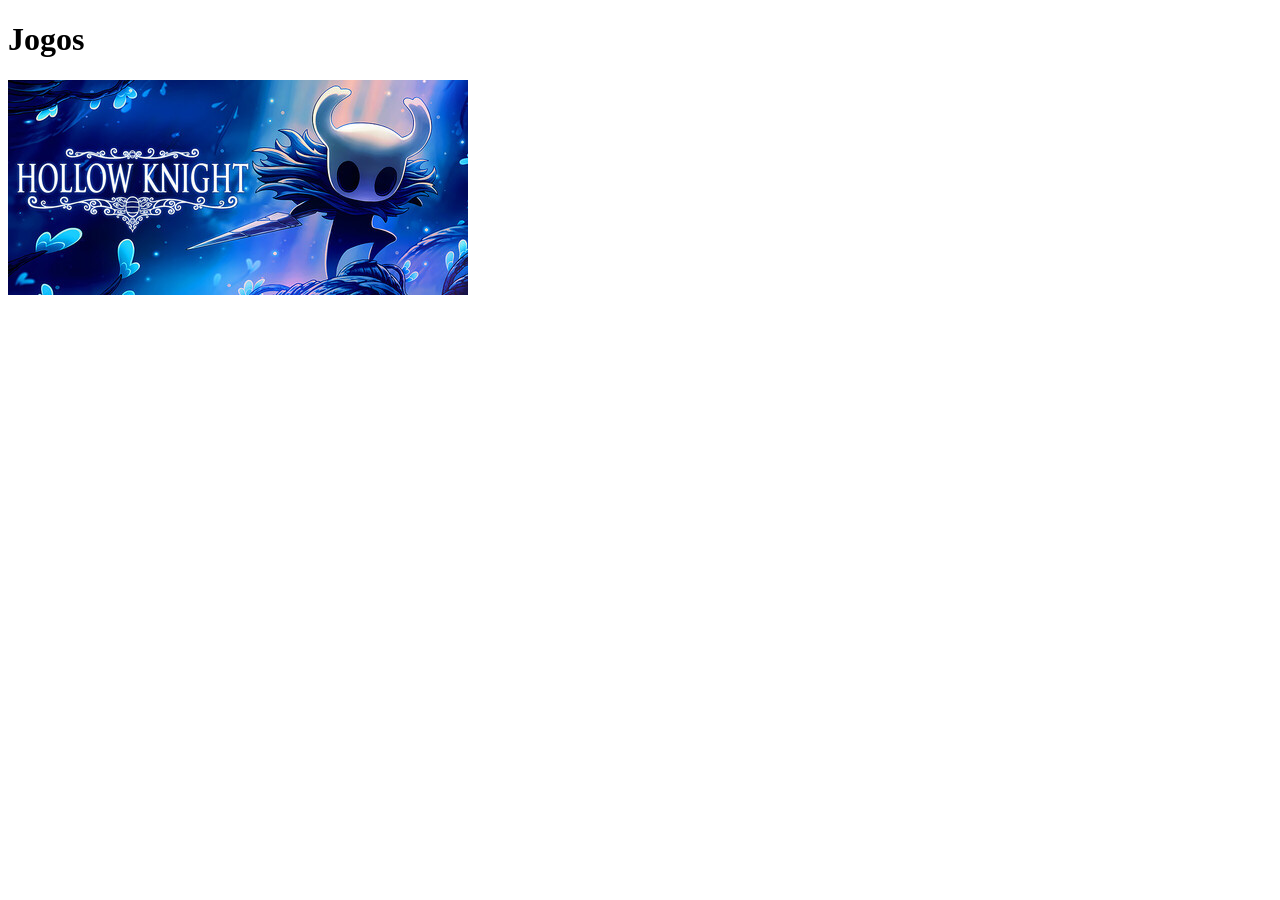
<file: atividade-01/jogos.html>
<!doctype html>
<html lang="en">
  <head>
    <meta charset="UTF-8" />
    <meta name="viewport" content="width=device-width, initial-scale=1.0" />
    <title>Jogos</title>
  </head>
  <body>
    <h1>Jogos</h1>

    <a href="index.html"><img src="hollow-knight.jpg" /></a>
  </body>
</html>
</file>
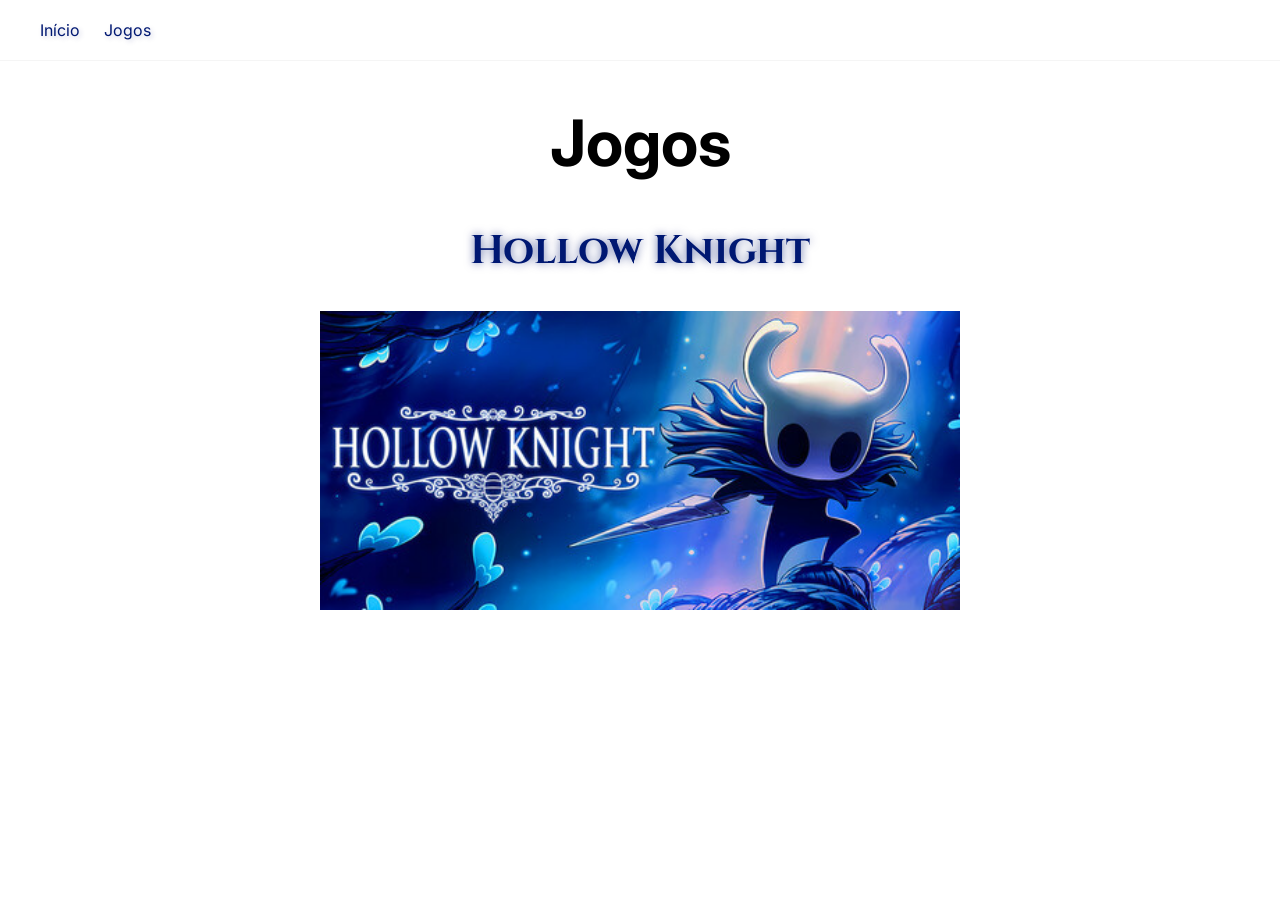
<file: atividade-02/jogos.html>
<!doctype html>
<html lang="en">
  <head>
    <meta charset="UTF-8" />
    <meta name="viewport" content="width=device-width, initial-scale=1.0" />
    <title>Jogos</title>

    <link rel="stylesheet" href="style.css" />

    <link rel="preconnect" href="https://fonts.googleapis.com" />
    <link rel="preconnect" href="https://fonts.gstatic.com" crossorigin />
    <link
      href="https://fonts.googleapis.com/css2?family=Cinzel:wght@400..900&family=Inter:ital,opsz,wght@0,14..32,100..900;1,14..32,100..900&display=swap"
      rel="stylesheet"
    />
  </head>
  <body>
    <header>
      <a href="index.html">Início</a>
      <a href="jogos.html">Jogos</a>
    </header>

    <h1 class="games">Jogos</h1>

    <section class="catalog">
      <div>
        <h2>Hollow Knight</h2>
        <a href="index.html"><img src="hollow-knight.jpg" /></a>
      </div>
    </section>
  </body>
</html>
</file>
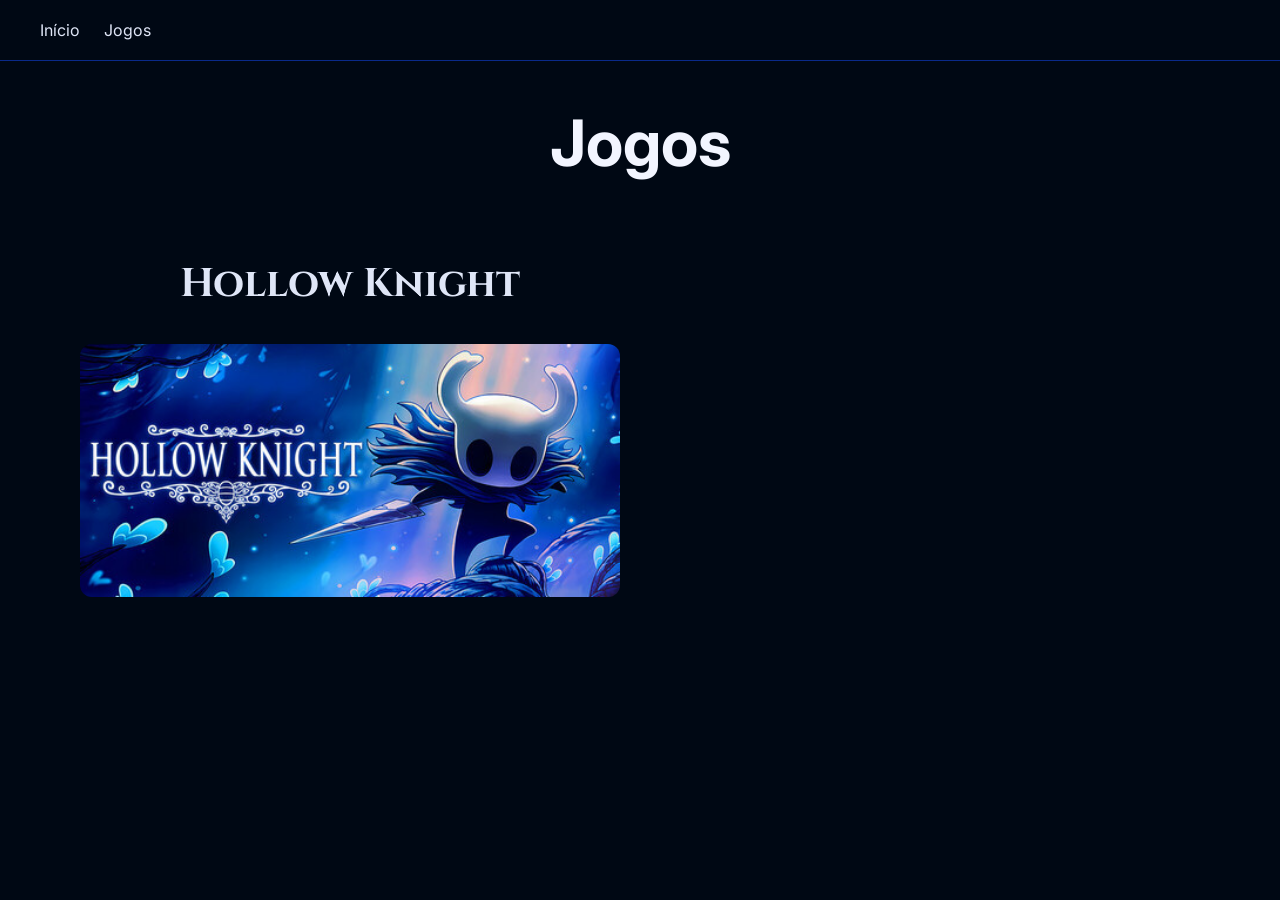
<file: atividade-03/jogos.html>
<!doctype html>
<html lang="pt-BR">
  <head>
    <meta charset="UTF-8" />
    <meta name="viewport" content="width=device-width, initial-scale=1.0" />
    <title>Jogos</title>

    <link rel="stylesheet" href="style.css" />

    <link rel="preconnect" href="https://fonts.googleapis.com" />
    <link rel="preconnect" href="https://fonts.gstatic.com" crossorigin />
    <link
      href="https://fonts.googleapis.com/css2?family=Cinzel:wght@400..900&family=Inter:ital,opsz,wght@0,14..32,100..900;1,14..32,100..900&display=swap"
      rel="stylesheet"
    />
  </head>
  <body>
    <!-- Tela de entrada animada (título de área) -->
    <div class="area-titulo">
      <div class="area-sub">Entrando em</div>
      <div class="area-linha"></div>
      <div class="area-nome">Jogos</div>
      <div class="area-linha"></div>
    </div>

    <header>
      <a href="index.html">Início</a>
      <a href="jogos.html">Jogos</a>
    </header>

    <h1 class="games">Jogos</h1>

    <section class="catalog">
      <div>
        <h2>Hollow Knight</h2>
        <a href="index.html"><img src="hollow-knight.jpg" alt="Banner do jogo Hollow Knight" /></a>
      </div>

      <!-- Espaço vazio para o próximo jogo -->
      <div></div>
    </section>
  </body>
</html>
</file>
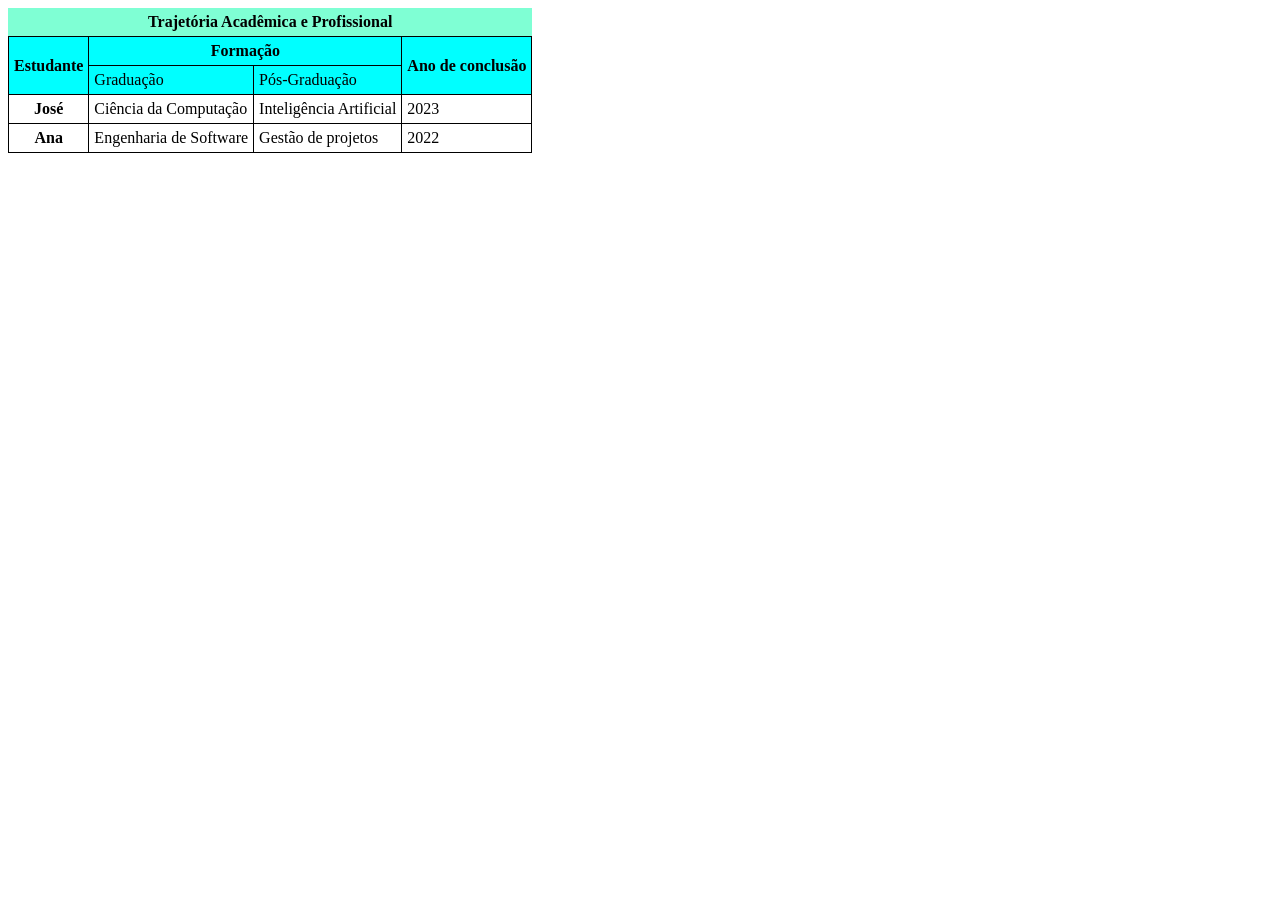
<file: atividade-04/tabela.html>
<!doctype html>
<html lang="en">
  <head>
    <meta charset="UTF-8" />
    <meta name="viewport" content="width=device-width, initial-scale=1.0" />
    <title>Tabela</title>

    <style>
      table,
      th,
      tr,
      td {
        border: solid 1px #000;
        border-collapse: collapse;
        padding: 5px;
      }

      caption {
        font-weight: bold;
        padding: 5px;
        background-color: aquamarine;
      }

      .cabecalho {
        background-color: aqua;
      }
    </style>
  </head>
  <body>
    <table>
      <caption>
        Trajetória Acadêmica e Profissional
      </caption>
      <tr class="cabecalho">
        <th rowspan="2">Estudante</th>
        <th colspan="2">Formação</th>
        <th rowspan="2">Ano de conclusão</th>
      </tr>
      <tr class="cabecalho">
        <td>Graduação</td>
        <td>Pós-Graduação</td>
      </tr>
      <tr>
        <th>José</th>
        <td>Ciência da Computação</td>
        <td>Inteligência Artificial</td>
        <td>2023</td>
      </tr>
      <tr>
        <th>Ana</th>
        <td>Engenharia de Software</td>
        <td>Gestão de projetos</td>
        <td>2022</td>
      </tr>
    </table>
  </body>
</html>
</file>
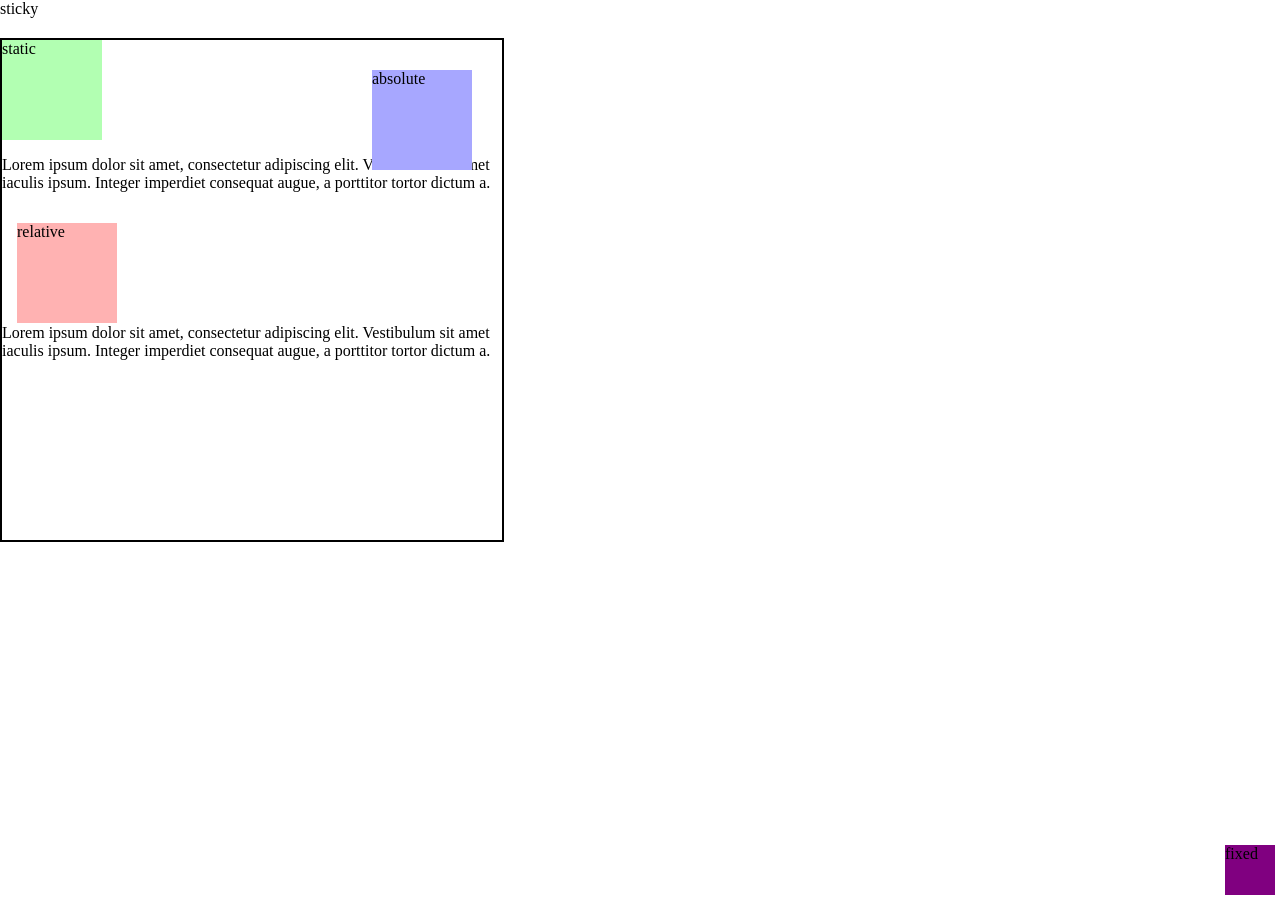
<file: receita/position.html>
<!doctype html>
<html lang="en">
  <head>
    <meta charset="UTF-8" />
    <meta name="viewport" content="width=device-width, initial-scale=1.0" />
    <title>Position</title>

    <link
      rel="stylesheet"
      href="position.css
    "
    />
  </head>
  <body>
    <div class="sticky">sticky</div>

    <div class="container">
      <div class="static">static</div>
      <p>
        Lorem ipsum dolor sit amet, consectetur adipiscing elit. Vestibulum sit
        amet iaculis ipsum. Integer imperdiet consequat augue, a porttitor
        tortor dictum a.
      </p>
      <div class="relative">relative</div>
      <p>
        Lorem ipsum dolor sit amet, consectetur adipiscing elit. Vestibulum sit
        amet iaculis ipsum. Integer imperdiet consequat augue, a porttitor
        tortor dictum a.
      </p>
      <div class="absolute">absolute</div>
      <div class="fixed">fixed</div>
    </div>
  </body>
</html>
</file>
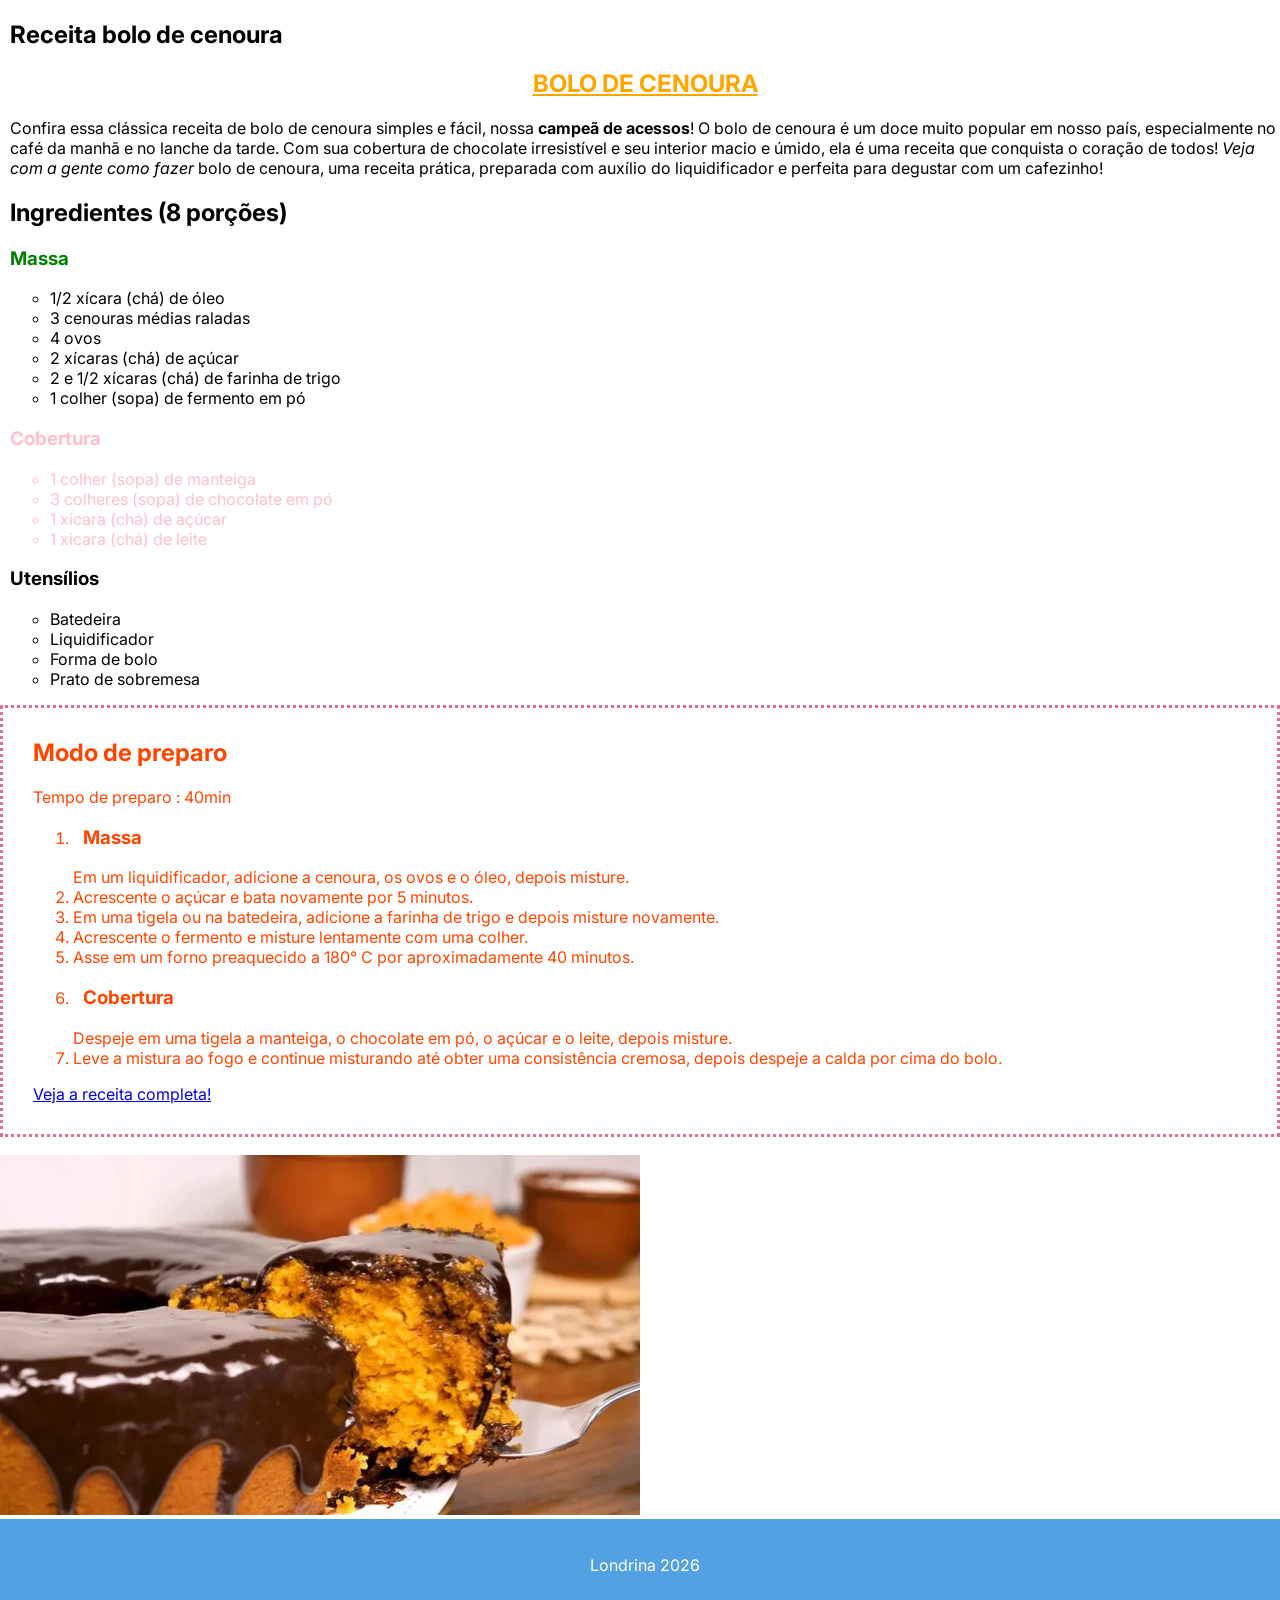
<file: receita/receita.html>
<!doctype html>
<html lang="en">
  <head>
    <meta charset="UTF-8" />
    <meta name="viewport" content="width=device-width, initial-scale=1.0" />

    <link rel="shortcut icon" href="bolo-cenoura.jpg" type="image/x-icon" />
    <link rel="stylesheet" href="receita.css" />
    <title>Bolo de Cenoura</title>

    <link rel="preconnect" href="https://fonts.googleapis.com" />
    <link rel="preconnect" href="https://fonts.gstatic.com" crossorigin />
    <link
      href="https://fonts.googleapis.com/css2?family=Inter:ital,opsz,wght@0,14..32,100..900;1,14..32,100..900&display=swap"
      rel="stylesheet"
    />
  </head>
  <body>
    <header>
      <h2>Receita bolo de cenoura</h2>
    </header>

    <section class="hero">
      <h1>Bolo de Cenoura</h1>

      <p>
        Confira essa clássica receita de bolo de cenoura simples e fácil, nossa
        <strong>campeã de acessos</strong>! O bolo de cenoura é um doce muito
        popular em nosso país, especialmente no café da manhã e no lanche da
        tarde. Com sua cobertura de chocolate irresistível e seu interior macio
        e úmido, ela é uma receita que conquista o coração de todos!
        <em>Veja com a gente como fazer</em> bolo de cenoura, uma receita
        prática, preparada com auxílio do liquidificador e perfeita para
        degustar com um cafezinho!
      </p>
    </section>

    <section>
      <h2>Ingredientes (8 porções)</h2>

      <h3 style="color: green">Massa</h3>

      <ul>
        <li>1/2 xícara (chá) de óleo</li>
        <li>3 cenouras médias raladas</li>
        <li>4 ovos</li>
        <li>2 xícaras (chá) de açúcar</li>
        <li>2 e 1/2 xícaras (chá) de farinha de trigo</li>
        <li>1 colher (sopa) de fermento em pó</li>
      </ul>

      <div id="cobertura">
        <h3>Cobertura</h3>
        <ul>
          <li>1 colher (sopa) de manteiga</li>
          <li>3 colheres (sopa) de chocolate em pó</li>
          <li>1 xícara (chá) de açúcar</li>
          <li>1 xícara (chá) de leite</li>
        </ul>
      </div>

      <h3>Utensílios</h3>

      <ul>
        <li>Batedeira</li>
        <li>Liquidificador</li>
        <li>Forma de bolo</li>
        <li>Prato de sobremesa</li>
      </ul>
    </section>
    <section class="orangered mododepreparo">
      <h2>Modo de preparo</h2>
      <p>Tempo de preparo : 40min</p>

      <ol>
        <li>
          <h3>Massa</h3>
          Em um liquidificador, adicione a cenoura, os ovos e o óleo, depois
          misture.
        </li>
        <li>Acrescente o açúcar e bata novamente por 5 minutos.</li>
        <li>
          Em uma tigela ou na batedeira, adicione a farinha de trigo e depois
          misture novamente.
        </li>
        <li>Acrescente o fermento e misture lentamente com uma colher.</li>
        <li>
          Asse em um forno preaquecido a 180° C por aproximadamente 40 minutos.
        </li>
        <li>
          <h3>Cobertura</h3>
          Despeje em uma tigela a manteiga, o chocolate em pó, o açúcar e o
          leite, depois misture.
        </li>
        <li>
          Leve a mistura ao fogo e continue misturando até obter uma
          consistência cremosa, depois despeje a calda por cima do bolo.
        </li>
      </ol>

      <a
        href="https://www.tudogostoso.com.br/receita/23-bolo-de-cenoura.html"
        target="_blank"
        >Veja a receita completa!</a
      >
    </section>
    <br />

    <section>
      <img
        src="bolo-cenoura.jpg"
        alt="Imagem de um bolo de cenoura com cobertura de chocolate."
      />
      <!-- 
      <video controls width="1000">
        <source src="video-bolo.mp4" type="video/mp4" />
      </video> -->
    </section>

    <footer class="footer">
      <!-- <iframe
        src="https://www.tudogostoso.com.br/receita/23-bolo-de-cenoura.html"
        frameborder="0"
        width="50%"
        height="400"
      ></iframe> -->

      <p>Londrina 2026</p>
    </footer>
  </body>
</html>
</file>
<file: atividade-02/style.css>
body {
  padding: 0;
  margin: 0;
  font-family: "Inter", Arial, Helvetica, sans-serif;
}

h1 {
  font-family: "Cinzel", "Inter", sans-serif;
  text-align: center;
  font-size: 64px;
  color: #001872;
  text-shadow: 0px 0px 10px rgb(0, 24, 114, 0.6);
}

header {
  padding: 20px;
  text-align: left;
  margin: 0;
  border-bottom: solid 1px whitesmoke;
}

header a {
  margin-left: 20px;
  padding: 0;
  text-decoration: none;
  font-family: "Inter", Arial, Helvetica, sans-serif;
  color: #001872;
  transition: all 0.2s;
  text-shadow: 2px 2px 5px rgb(0, 24, 114, 0.2);
}

header a:hover {
  color: #636800;
  text-shadow: 2px 2px 5px rgb(99, 104, 0, 0.2);
}

.introduction {
  text-align: center;
  padding-left: 20px;
  padding-bottom: 100px;
}

.introduction img {
  text-align: center;
  width: 50%;
}

.introduction a {
  text-decoration: underline;
  color: #001872;
  font-weight: 800;
}

#principal {
  background-color: #001872;
  color: white;
  padding-inline: 250px;
  padding-bottom: 75px;
  border-top: solid 5px #60d7fb;
}

#principal h2 {
  color: #60d7fb;
  font-size: 40px;
  padding: 40px;
  padding-left: 0;
  margin: 0;
}

#principal .sinopse {
  font-size: large;
  margin-bottom: 30px;
  border: dotted 2px white;
  padding: 30px;
  text-align: left;
}

#principal p {
  margin: 6px;
}

h3 {
  font-size: 25px;
  margin-top: 50px;
}

ul {
  text-align: justify;
  list-style: square;
  padding: 0;
}

ol {
  text-align: justify;
  list-style: lower-roman;
  padding: 0;
}

li {
  padding: 5px;
}

.highlights {
  text-decoration: underline;
}

.buy {
  padding-inline: 250px;
  padding-top: 50px;
  background-color: black;
  padding-bottom: 50px;
}

.buy h2 {
  color: white;
  font-size: 32px;
}

.buy a {
  color: #fbffb0;
  font-size: 24px;
  padding-left: 20px;
}

.buy a strong {
  padding-left: 10px;
}

.buy img {
  margin-top: 20px;
  width: 100%;
}

.games {
  font-family: "Inter", Arial, Helvetica, sans-serif;
  color: black;
  text-shadow: none;
}

.catalog {
  text-align: center;
}

.catalog img {
  width: 50%;
}

.catalog h2 {
  font-size: 40px;
  font-family: "Cinzel", "Inter", Arial, Helvetica, sans-serif;
  color: #001872;
  text-shadow: 0px 0px 10px rgb(0, 24, 114, 0.6);
}
</file>
<file: atividade-03/style.css>
/* ===== BASE ===== */
html {
  scroll-behavior: smooth;
}

body {
  margin: 0;
  font-family: "Inter", Arial, sans-serif;
  background-color: #000814;
  color: #dfe6f7;
}

h1 {
  font-family: "Cinzel", serif;
  text-align: center;
  font-size: 64px;
  color: #f2f5ff;
  text-shadow: 0 0 15px rgba(96, 215, 251, 0.6);
}

/* ===== MENU ===== */
header {
  position: sticky;
  top: 0;
  z-index: 10;
  padding: 20px;
  background-color: #000814;
  border-bottom: 1px solid #0a2a8a;
}

header a {
  margin-left: 20px;
  color: #dfe6f7;
  text-decoration: none;
  transition: color 0.3s;
}

header a:hover {
  color: #60d7fb;
}

/* ===== INTRODUÇÃO ===== */
.introduction {
  text-align: center;
  padding: 40px 20px 100px;
  background: radial-gradient(#0a2a8a, #000814);
}

.introduction h1 {
  animation: aparecer 1s ease 2s both;
}

.introduction img {
  width: 50%;
  border-radius: 12px;
  transition:
    transform 0.4s,
    box-shadow 0.4s;
}

.introduction img:hover {
  transform: scale(1.03);
  box-shadow: 0 0 40px rgba(96, 215, 251, 0.6);
}

.introduction p {
  margin: 30px 0 20px;
  font-size: 18px;
}

.botao {
  display: inline-block;
  padding: 12px 30px;
  border: 1px solid #60d7fb;
  border-radius: 30px;
  color: #60d7fb;
  font-weight: bold;
  text-decoration: none;
  transition:
    background 0.3s,
    color 0.3s;
}

.botao:hover {
  background: #60d7fb;
  color: #000814;
}

/* ===== SOBRE ===== */
#principal {
  background: linear-gradient(#183258, #10213f 50%, #060c20);
  padding: 0 200px 75px;
  border-top: solid 5px #60d7fb;
}

#principal h2 {
  font-family: "Cinzel", serif;
  color: #60d7fb;
  font-size: 64px;
  padding: 40px 0;
  margin: 0;
}

#principal .sinopse {
  font-size: large;
  line-height: 1.6;
  margin-bottom: 30px;
  padding: 30px;
  border: 1px solid #60d7fb;
  border-radius: 12px;
}

#principal p {
  margin: 6px;
}

h3 {
  font-size: 25px;
  margin-top: 50px;
}

ul {
  list-style: square;
  padding: 0;
}

ol {
  list-style: lower-roman;
  padding: 0;
}

li {
  padding: 5px;
  transition: color 0.3s;
}

li:hover {
  color: #60d7fb;
}

.highlights {
  text-decoration: underline;
}

/* lista à esquerda e imagem do banco à direita */
.marcadores {
  display: flex;
  align-items: center;
  justify-content: space-between;
  gap: 40px;
}

.cavaleiro-banco {
  width: 40%;
  max-width: 350px;
  border-radius: 16px;
  /* apaga as bordas da imagem para ela se misturar com o fundo */
  mask-image: radial-gradient(ellipse, black 60%, transparent 100%);
  animation: brilhar 3s ease-in-out infinite alternate;
}

/* ===== COMPRAR ===== */
.buy {
  display: flex;
  flex-flow: column;
  align-items: center;
  padding: 100px 250px;
  background-color: black;
}

.buy h2 {
  font-size: 32px;
}

.buy-banner {
  width: 100%;
}

.buy-banner img {
  margin-top: 20px;
  width: 100%;
  transition: transform 0.4s;
}

.buy-banner img:hover {
  transform: scale(1.02);
}

.steam-button {
  display: flex;
  justify-content: center;
  align-items: center;
  gap: 10px;
  background-image: linear-gradient(to bottom, #111d2e, #0e5777);
  padding: 15px;
  padding-inline: 25px;
  border-radius: 50px;
  color: #fff;
  font-size: 24px;
  text-decoration: none;
  transition:
    transform 0.2s,
    box-shadow 0.4s;
}

.steam-button:hover {
  transform: scale(1.05);
  box-shadow: 0px 5px 12px rgba(255, 255, 255, 0.2);
}

.steam-button img {
  width: 30px;
}

/* ===== EXTRA ===== */

.extra {
  display: flex;
  flex-flow: column;
  align-items: center;
  padding: 20px;
  padding-bottom: 80px;
  padding-top: 80px;
}

.extra div {
  display: flex;
  flex-flow: column;
  align-items: center;
}

.extra img {
  width: 400px;
  background-color: rgba(255, 255, 255, 0.05);
  border-radius: 50%;
  margin-bottom: 30px;
  transition: all 0.4s;
}

.extra img:hover {
  transform: scale(1.05);
}

.extra h2 {
  font-size: 70px;
  font-family: "Cinzel";
  padding: 0;
  margin: 0;
}

.extra p {
  margin: 5px;
  font-size: 20px;
}

.extra .extra-atention {
  color: red;
  font-weight: 900;
  font-size: 32px;
}

/* ===== BOSSES ===== */

.bosses {
  display: flex;
  flex-flow: column;
  align-items: center;
  padding: 100px;
}

.bosses h2 {
  font-size: 48px;
  font-family: "Cinzel";
  text-align: center;
}

.bosses-grid {
  display: grid;
  grid-template-columns: 1fr 1fr 1fr 1fr;
  gap: 10px;
}

.bosses-card {
  display: flex;
  flex-flow: column;
  align-items: center;
  justify-content: center;
  position: relative;
}

.bosses-card h3 {
  font-size: 16px;
  text-align: center;
}

.bosses-card img {
  transition: all 0.2s;
}

.bosses-card img:hover {
  transform: scale(1.2);
}

.dlc-boss {
  position: absolute;
  bottom: -20%;
  font-size: 12px;
}

.gods {
  color: orange;
}

.lifeblood {
  color: #60d7fb;
}

.grimm {
  color: red;
}

/* ===== SILKSONG ===== */

.silksong {
  padding: 60px;
  background: radial-gradient(#8a2215, #000814);
}

.silk-title {
  display: flex;
  flex-flow: column;
  align-items: center;
  font-family: "Cinzel";
}

.silk-title h2 {
  margin: 0;
  padding: 0;
  font-size: 96px;
  line-height: 0.8;
  text-shadow: 0px 0px 50px rgba(255, 134, 134, 0.9);
}

.silk-title h3 {
  margin: 0;
  padding: 0;
  font-size: 32px;
  text-shadow: 0px 0px 50px rgba(255, 134, 134, 0.9);
}

.silk-card {
  margin-top: 64px;
  display: flex;
  flex-flow: column;
  align-items: center;
  justify-content: center;
  gap: 20px;
  text-align: center;
}

.silk-card > img {
  max-width: 600px;
  height: auto;
  border-radius: 20px;
  margin-bottom: 40px;
  transition: all 0.4s;
}

.silk-card > img:hover {
  transform: scale(1.05);
  box-shadow: 0 0 50px 15px rgba(255, 85, 85, 0.3);
}

.silk-card h4 {
  margin: 0;
  margin-bottom: 20px;
  font-size: 20px;
}

.silk-card h4 a {
  color: #ffb97b;
}

.silk-card p {
  margin: 0;
  font-size: 16px;
  max-width: 600px;
}

/* ===== PÁGINA JOGOS ===== */
.games {
  font-family: "Inter", Arial, sans-serif;
  text-shadow: none;
}

/* jogos lado a lado */
.catalog {
  display: flex;
  justify-content: center;
  gap: 40px;
  padding: 0 40px 60px;
  text-align: center;
}

.catalog > div {
  width: 45%;
}

.catalog img {
  width: 100%;
  border-radius: 12px;
  transition: transform 0.4s;
}

.catalog img:hover {
  transform: scale(1.03);
}

.catalog h2 {
  font-family: "Cinzel", serif;
  font-size: 40px;
}

/* ===== TELA DE ENTRADA ===== */
.area-titulo {
  position: fixed;
  inset: 0;
  z-index: 100;
  display: flex;
  flex-direction: column;
  align-items: center;
  justify-content: center;
  font-family: "Cinzel", serif;
  background: radial-gradient(#001a7a, #000814);
  pointer-events: none;
  animation: sumir 2.5s ease forwards;
}

.area-sub {
  letter-spacing: 0.4em;
  color: #9fb4e6;
  animation: aparecer 1s ease both;
}

.area-nome {
  font-size: 64px;
  font-weight: bold;
  color: #f2f5ff;
  text-shadow: 0 0 20px rgba(96, 215, 251, 0.7);
  animation: aparecer 1s ease 0.2s both;
}

.area-linha {
  width: 400px;
  max-width: 70%;
  height: 2px;
  margin: 15px 0;
  background: linear-gradient(90deg, transparent, white, transparent);
  animation: abrir 1s ease both;
}

/* ===== ANIMAÇÕES ===== */
@keyframes sumir {
  80% {
    opacity: 1;
  }
  100% {
    opacity: 0;
    visibility: hidden;
  }
}

@keyframes aparecer {
  from {
    opacity: 0;
    filter: blur(8px);
  }
  to {
    opacity: 1;
    filter: blur(0);
  }
}

@keyframes brilhar {
  from {
    filter: drop-shadow(0 0 5px rgba(96, 215, 251, 0.3));
  }
  to {
    filter: drop-shadow(0 0 25px rgba(96, 215, 251, 0.8));
  }
}

@keyframes abrir {
  from {
    transform: scaleX(0);
  }
  to {
    transform: scaleX(1);
  }
}

/* ===== CELULAR ===== */
@media (max-width: 768px) {
  #principal,
  .buy {
    padding-left: 20px;
    padding-right: 20px;
  }

  #principal h2,
  p,
  h3 {
    text-align: center;
  }

  .introduction img {
    width: 90%;
  }

  .catalog {
    flex-direction: column;
    align-items: center;
    padding: 0 20px 40px;
  }

  .catalog > div {
    width: 100%;
  }

  .marcadores {
    flex-direction: column;
  }

  .cavaleiro-banco {
    width: 80%;
  }

  h1,
  .area-nome {
    font-size: 40px;
  }

  .extra h2 {
    font-size: 56px;
  }

  .extra img {
    width: 200px;
  }

  .bosses-card h3 {
    font-size: 12px;
  }

  .bosses-card img {
    width: 50px;
  }

  .silk-title h2 {
    font-size: 56px;
  }

  .silk-title h3 {
    font-size: 24px;
  }

  .silk-card > img {
    width: 300px;
  }
}
</file>
<file: receita/position.css>
body {
  height: 100vh;
  margin: 0;
}

.container {
  width: 500px;
  height: 500px;

  border: 2px solid;
  margin-top: 20px;
  position: relative;
}

.static {
  width: 100px;
  height: 100px;
  background-color: rgba(0, 255, 0, 0.3);
  position: static;
}

.relative {
  width: 100px;
  height: 100px;
  background-color: rgba(255, 0, 0, 0.3);
  position: relative;
  top: 15px;
  left: 15px;
}

.absolute {
  width: 100px;
  height: 100px;
  background-color: rgb(167, 167, 255);
  position: absolute;
  top: 30px;
  right: 30px;
  z-index: 3;
}

.fixed {
  width: 50px;
  height: 50px;
  background-color: purple;
  position: fixed;
  right: 5px;
  bottom: 5px;
}
x
.sticky {
  position: sticky;
  width: 100%;
  height: 30px;
  background-color: rgba(255, 162, 0);
  top: 2px;
}
</file>
<file: receita/receita.css>
body {
  margin: 0;
  padding: 0;
}

h1 {
  color: orange;
  text-align: center;
  text-decoration: underline;
  text-transform: uppercase;
}

#cobertura {
  color: pink;
}

.orangered {
  color: orangered;
}

ul {
  list-style-type: circle;
}

.mododepreparo {
  border: 3px dotted palevioletred;
  padding: 10px 20px 30px;
}

h1,
h2,
h3,
a,
p,
ol,
ul {
  margin-left: 10px;
  font-family: "Inter", sans-serif, Arial, Helvetica;
}

footer {
  background-color: rgb(83, 160, 227);
  color: white;
  padding: 20px;
  text-align: center;
}
</file>
